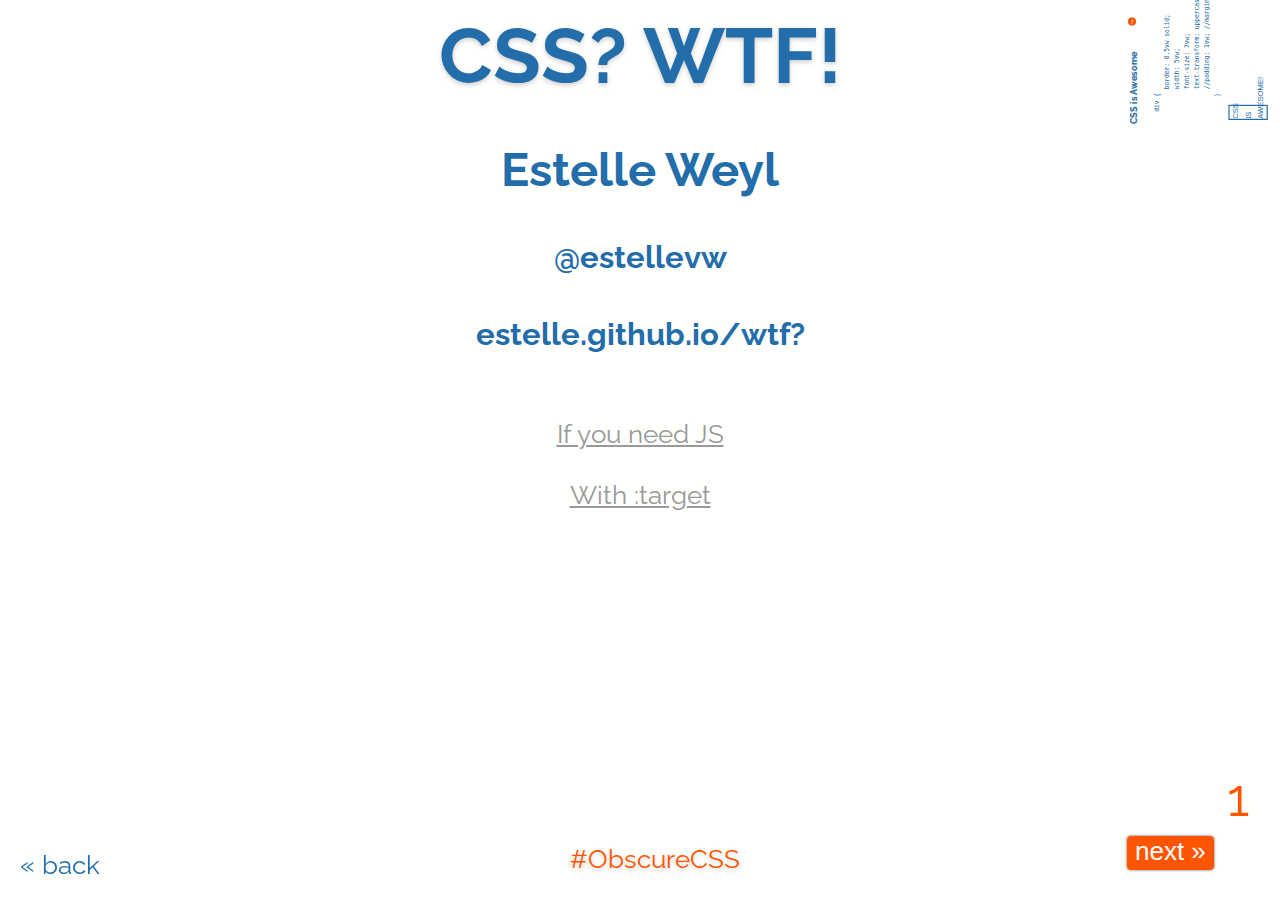
<file: index.html>
<!DOCTYPE HTML>
<html>
<head>
<meta charset="utf-8" />
<title>CSS you may not have considered</title>
<!--
Made by: Estelle Weyl
Copyright: 2017,  CC-SA-NC-BY - Creative Commons Attribution-NonCommercial-ShareAlike
-->
<link rel='stylesheet' href='https://fonts.googleapis.com/css?family=Open+Sans%3A400'  />
<link href="https://fonts.googleapis.com/css?family=Raleway:400" rel="stylesheet" >
<link rel="stylesheet" href="css/index_nojs.css"/>
<base target="play"/>
<style>

</style>
</head>

<body>
  <div id="presentation">
   <div id="slides">
<h1 style="text-align: center; margin-bottom: 1em;">http://estelle.github.io/wtf</h1>
<div style="float: left; height: 50vh; width: 4vw;"></div>
<div style="float: right; height: 50vh; width: 4vw;"></div>
<input type="checkbox" id="chkbx_title" checked>
<label for="chkbx_title"><span>Title Slide</span></label>
<div class="slide intro">
<header>
  <h1 style="font-size: 3rem;">CSS? WTF!</h1>
</header>
      <h1>Estelle Weyl</h1>
      <h4>@estellevw</h3>
      <h4>estelle.github.io/wtf?</h4>
      <a href="indexjs.html" style="font-size: 1rem; color: #999; text-decoration: underline;">If you need JS</a><br/>
      <a href="indextarget.html" style="font-size: 1rem; color: #999; text-decoration: underline;">With :target</a>
    </div>





<input type="checkbox" id="chkbx_awesome">
<label for="chkbx_awesome"><span>Awesome</span></label>
<div class="slide">
<header><h1>CSS is Awesome</h1></header>
  <figure><object data="files/awesome.html"></object></figure>
  <a href="files/awesome.html" target="play" title="open code example in new window">↪</a>
</div>

<input type="checkbox" id="chkbx_vertical">
<label for="chkbx_vertical"><span>Vertical Centering</span></label>
<div class="slide">
<header><h1>Vertical Centering</h1></header>
  <figure><object data="files/vertical.html"></object></figure>
  <a href="files/vertical.html" target="play" title="open code example in new window">↪</a>
</div>


<input type="checkbox" id="chkbx_flexjustify">
<label for="chkbx_flexjustify"><span>Horizontal Centering</span></label>
<div class="slide">
<header><h1>Horizontal Centering</h1></header>
  <figure><object data="files/justify.html"></object></figure>
  <a href="files/justify.html" target="play" title="open code example in new window">↪</a>
</div>

<input type="checkbox" id="chkbx_baseline">
<label for="chkbx_baseline"><span>Align baseline</span></label>
<div class="slide">
<header><h1>Aligning by baseline</h1></header>
  <figure><object data="files/baseline.html"></object></figure>
  <a href="files/baseline.html" target="play" title="open code example in new window">↪</a>
</div>

<input type="checkbox" id="chkbx_counting">
<label for="chkbx_counting"><span>Counting</span></label>
<div class="slide normal">
<header><h1>Counting</h1></header>
  <figure><object data="files/counting.html"></object></figure>
  <a href="files/counting.html" target="play" title="open code example in new window">↪</a>
</div>


<input type="checkbox" id="chkbx_counter">
<label for="chkbx_counter"><span>Count Errors</span></label>
<div class="slide">
  <header><h1>Counter</h1></header>
  <figure><object data="files/counter.html"></object></figure>
  <a href="files/counter.html" target="play" title="open code example in new window">↪</a>
</div>


<input type="checkbox" id="chkbx_UISelector">
<label for="chkbx_UISelector"><span>UI Selectors</span></label>
<div class="slide">
  <header><h1>UI Selectors</h1></header>
    <section class="content pre">
    	<pre contenteditable>:enabled   :invalid      :placeholder-shown
:disabled  :in-range     :user-error
:checked   :out-of-range :indeterminate
:default   :required     :read-only
:valid     :optional     :read-write</pre>

<pre contenteditable>[aria-required]
[aria-invalid="true"]</pre>
 <a href="http://codepen.io/estelle/pen/rDxvb" style="float:right; padding: 20px; font-size: 1rem;" target="play">↪</a>   </section>
</div>


<input type="checkbox" id="chkbx_specificity">
<label for="chkbx_specificity"><span>Specificity</span></label>
<div class="slide">
  <header><h1>Specificity</h1></header>
    <section class="content pre">
    	<pre contenteditable>
              *   { 0 - 0 - 0 }
li, p, ::before   { 0 - 0 - 1 }
 .class, [type]   { 0 - 1 - 0 }
    #soPowerful   { 1 - 0 - 0 }</pre>
    </section>
</div>


<input type="checkbox" id="chkbx_combinators">
<label for="chkbx_combinators"><span>combinators</span></label>
<div class="slide">
  <header><h1>Being specific...</h1></header>
    <section class="content pre">
    	<pre contenteditable>
            ul > li   { 0 - 0 - 2 }
            ul   li   { 0 - 0 - 2 }

            li ~ li   { 0 - 0 - 2 }
li:nth-of-type(n+2)   { 0 - 1 - 1 }

            h1 + h2   { 0 - 0 - 2 }
          header h2   { 0 - 0 - 2 }</pre>
    </section>
</div>




<input type="checkbox" id="chkbx_not">
<label for="chkbx_not"><span>:not</span></label>

<div class="slide" style="background-image: none">
  <header><h1>:not()</h1></header>
    <section class="content pre">
    	<pre contenteditable>
                       li  { 0 - 0 - 1 }
                  :not(li) { 0 - 0 - 1 }

               .someClass  { 0 - 1 - 0 }
          :not(.someClass) { 0 - 1 - 0 }

                  #someId  { 1 - 0 - 0 }
             :not(#someId) { 1 - 0 - 0 }

     input[type=checkbox]  { 0 - 1 - 1 }
input:not([type=checkbox]) { 0 - 1 - 1 }</pre>
    </section>
</div>




<input type="checkbox" id="chkbx_specifishity">
<label for="chkbx_specifishity"><span>Specifishity</span></label>

<div class="slide">
  <figure style="height: 80%; overflow: scroll;"><img src="images/specificity3.png" alt="CSS Specifishity Chart" style="width: 800px; height: auto; background-color: #eee"/></figure><a href="http://specifishity.com" target="play" title="open code example in new window">↪</a>
</div>




<input type="checkbox" id="chkbx_imp">
<label for="chkbx_imp"><span>!important</span></label>

<div class="slide">
<header><h1>!important</h1></header>
  <figure><object data="files/important.html"></object></figure>
  <a href="files/important.html" target="play" title="open code example in new window">↪</a>
</div>




<input type="checkbox" id="chkbx_repeatclass">
<label for="chkbx_repeatclass"><span>Repeat Class</span></label>

<div class="slide normal">
<header><h1>multiple class declarations instead of !important</h1></header>
<section class="content pre">
<pre contenteditable>.disabled {cursor: default !important;}
p.btn {cursor: pointer;}</pre>
<p>v.</p>
<pre contenteditable>.disabled.disabled.disabled {cursor: default;}
p.btn {cursor: pointer;}</pre>
</section>
</div>





<input type="checkbox" id="chkbx_repeatid">
<label for="chkbx_repeatid"><span>Repeat ID</span></label>

<div class="slide normal">
<header><h1>multiple IDs instead of !important</h1></header>
<section class="content pre">
<pre contenteditable><b>#TheirWidget</b> {background-color: blue <em>!important</em>;}
#3rdPartyWidget {background-color: white;}</pre>
<p>v.</p>
<pre contenteditable><b>#TheirWidget#TheirWidget </b>{background-color: blue ;}
#3rdPartyWidget {background-color: white;}</pre>
</section>
</div>




<input type="checkbox" id="chkbx_moreimp">
<label for="chkbx_moreimp"><span>More than important</span></label>

<div class="slide">
<header><h1>!Even More Important</h1></header>
  <figure><object data="files/importantanimation.html"></object></figure>
  <a href="files/importantanimation.html" target="play" title="open code example in new window">↪</a>
</div>




<input type="checkbox" id="chkbx_any">
<label for="chkbx_any"><span>any() selector</span></label>

<div class="slide">
<header><h1>any(a, b) selector</h1></header>
  <figure><object data="files/any.html"></object></figure>
  <a href="files/any.html" target="play" title="open code example in new window">↪</a>
</div>

<input type="checkbox" id="chkbx_animrules">
<label for="chkbx_animrules"><span>Animation rules</span></label>

<div class="slide normal">
  <header><h1>Animation Quirks</h1></header>
    <section class="content">
      <ul>
        <li>!important ignored in @keyframe &amp; original values
        </li>
        <li>animation-name: identifier <strike>not</strike> <u>or</u> string.
        </li>
        <li>Applied in order declared.
        </li>
        <li>Original values used if missing 0% or 100% <em>unless inherited from another animation</em>.
        </li>
        <li>animation-iteration-count: 0+ || infinite;
        </li>
        <li>Events: 1 animationstart, n animationiterations*, 1 animationend
        </li>
        <li>Characters: animation-timing-function: steps(n, end);
        </li>
      </ul>
      <p style="font-size: 0.5em">* No iteration if at same time as end</small>
    </section>
</div>




<input type="checkbox" id="chkbx_steps">
<label for="chkbx_steps"><span>Sprite Animation</span></label>

<div class="slide">
  <header> <h1>steps(4, end)</h1></header>
  <figure><object data="files/steps.html"></object></figure>
  <a href="files/steps.html" target="play" title="open code example in new window">↪</a>
</div>




<input type="checkbox" id="chkbx_timing">
<label for="chkbx_timing"><span>Understanding Timing</span></label>

<div class="slide">
  <header><h1>Cubic Bezier</h1></header>
  <figure><object data="files/cubicbezierprint.html"></object></figure>
  <a href="files/cubicbezierprint.html" target="play" title="open code example in new window">↪</a>
</div>


<input type="checkbox" id="chkbx_atf">
<label for="chkbx_timing"><span>Animation Timing Function</span></label>

<div class="slide">
  <header><h1>Animation Timing Function</h1></header>
  <figure><object data="files/atfchange.html"></object></figure>
  <a href="files/atfchange.html" target="play" title="open code example in new window">↪</a>
</div>




<input type="checkbox" id="chkbx_timing2">
<label for="chkbx_timing2"><span>Cubic-Bezier</span></label>

<div class="slide">
  <header>
    <h1>Cubic Bezier</h1>
  </header>
  <figure>
    <object data="http://www.cubic-bezier.com"></object>
  </figure>
  <a href="http://www.cubic-bezier.com" target="play" title="open site in new window">↪</a>
</div>




<input type="checkbox" id="chkbx_anim_js">
<label for="chkbx_anim_js"><span>CSSKeyframeRules</span></label>

<div class="slide">
  <header><h1>CSSKeyframeRules: <br/>deleteRule(), appendRule(), findRule()</h1></header>
  <figure>
  <object data="files/changeanimation.html"></object></figure>
  <a href="files/changeanimation.html" target="play" title="open code example in new window">↪</a>
</div>




<input type="checkbox" id="xchkbx_svg">
<label for="xchkbx_svg"><span>Animated SVG as Backgrounds</span></label>

<div class="slide animbg">
<header><h1>Animated Backgrounds</h1></header>
<section class="content">
<article style="position: absolute; top: 44%; width: 100%; text-align: center; background-color: rgba(255,255,255,0.7); width: 90vw  ">
<h1 style="background-blend-mode: color-dodge;background-color: rgba(255,255,255,0.7); font-size: 1.7rem">Animated background images with SVG</h1>
<p style="font-size: 1rem">Please don't! Putting animation behind content is bad for usability and accessibility</p>
</article> 
<small>Original by <a href="http://codepen.io/gpyne/">Graham Pyne</a></small>
</section>
<a href="images/svg2.svg" target="play" title="open SVG in new window">↪</a>
</div>


    <input type="checkbox" id="chkbx_blending">
<label for="chkbx_blending"><span>background-blend-mode</span></label>
<div class="slide">
<header><h1>background-blend-mode</h1></header>
  <figure><object data="files/blendmode.html"></object></figure>
  <a href="files/blendmode.html" target="play" title="open code example in new window">↪</a>
</div>




<input type="checkbox" id="chkbx_svgpro">
<label for="chkbx_svgpro"><span>SVG Benefits</span></label>
<div class="slide">
  <header><h1>SVG Rocks!</h1></header>
    <section class="content">
      <ul>
        <li>image</li>
        <li>animatable</li>
        <li>@media</li>
        <li>viewport = container</li>
        <li>supported</li>
        <li>raster</li>
        <li>data-URI</li>
        <li>masking</li>
      </ul>
    </section>
</div>




<input type="checkbox" id="chkbx_shapes_all">
<label for="chkbx_shapes_all"><span>CSS Shapes</span></label>
 <div class="slide">
     <header><h1>CSS Shapes</h1></header>

     <figure><object data="files/shapes_all.html"></object></figure>
  <a href="files/shapes_all.html" target="play" title="open code example in new window">↪</a>
  <small>Photo: <a href="https://www.flickr.com/photos/kristinausk/4121781145">kristinausk</a></small>
 </div>

<input type="checkbox" id="chkbx_shapes_all2">
<label for="chkbx_shapes_all2"><span>CSS Shapes</span></label>
<div class="slide">
     <header><h1>CSS Shapes 2</h1></header>

     <figure><object data="files/shapes_all2.html"></object></figure>
  <a href="files/shapes_all2.html" target="play" title="open code example in new window">↪</a>
</div>

<input type="checkbox" id="chkbx_shapes_heart">
<label for="chkbx_shapes_heart"><span>Shapes with SVG</span></label>
<div class="slide">
  <header><h1>CSS Shapes with SVG Masking</h1></header>
    <figure><object data="files/shapes_heart.html"></object></figure>
  <a href="files/shapes_heart.html" target="play" title="open code example in new window">↪</a>
</div>


<input type="checkbox" id="chkbx_cssshapes">
<label for="chkbx_cssshapes"><span>CSS Shape Editor</span></label>
 <div class="slide">
     <header><h1>CSS Shape Editor</h1></header>

     <figure><object data="files/shapes_poly.html"></object></figure>
  <a href="files/shapes_poly2.html" target="play" title="open code example in new window">↪</a>
 </div>




<!-- Reduce File Size - JPG not PNG, with Masking -->

<input type="checkbox" id="chkbx_mask">
<label for="chkbx_mask"><span>CSS Masking</span></label>
<div class="slide">
     <header>
      <h1>CSS Masking</h1>
     </header>
     <section>

     <p class="onehundred">
     <img src="images/frame.jpg" alt="jpeg" width="160">
     <img src="images/plus.gif" alt="plus" width="100">
     <img src="images/framemask.png" alt="framemask" width="160">
     <img src="images/lessthan.gif" alt="less than" width="100">
     <img src="images/frame2.png" alt="transparent png" width="160"><br>
     <span style="width: 160px;">88KB</span>
     <span style="width: 100px;"> + </span>
     <span style="width: 160px;"> 4KB </span>
     <span style="width: 100px;"> &lt; </span>
     <span style="width: 160px;"> 551KB</span>
     </p>
     <pre contenteditable>div {
  background-image:url(images/frame.jpg);
  mask: url(images/framemask.png);
}</pre>
     </section>
    </div>



<input type="checkbox" id="chkbx_maskingexample">
<label for="chkbx_maskingexample"><span>Masking Example</span></label>
<div class="slide">
  <header><h1>Masking Example</h1></header>
  <figure><object data="files/mask.html"></object></figure>
  <a href="files/mask.html" target="play" title="open code example in new window">↪</a>
</div>




<input type="checkbox" id="chkbx_icons_list">
<label for="chkbx_icons_list"><span>Material Design Icons</span></label>
<div class="slide">
  <header>
    <h1>Material Design Icons</h1>
  </header>
  <section class="content">
  <figure><object data="files/icons_list.html"></object></figure>
  <a href="files/icons_list.html" target="play" title="open code example in new window">↪</a>
</section>
</div>



<input type="checkbox" id="chkbx_icons">
<label for="chkbx_icons"><span>Icon Fonts</span></label>
<div class="slide">
  <header>
    <h1>Icon Fonts</h1>
  </header>
  <section class="content">
  <figure><object data="files/icons.html"></object></figure>
  <a href="files/icons.html" target="play" title="open code example in new window">↪</a>
</section>
</div>


<input type="checkbox" id="chkbx_icons2">
<label for="chkbx_icons2"><span>Icon Fonts</span></label>
<div class="slide">
  <header>
    <h1>Icon Fonts</h1>
  </header>
  <section class="content">
  <figure><object data="files/icons2.html"></object></figure>
  <a href="files/icons2.html" target="play" title="open code example in new window">↪</a>
</section>
</div>



<input type="checkbox" id="chkbx_squirrel">
<label for="chkbx_squirrel"><span>Font Squirrel</span></label>
<div class="slide">
  <header>
    <h1>Font Squirrel</h1>
  </header>
  <section class="content">
    <figure>
      <object data="http://www.fontsquirrel.com/tools/webfont-generator"></object>
    </figure>
    <a href="http://www.fontsquirrel.com/tools/webfont-generator" target="play" title="open font squirrel in new window">↪</a>
  </section>
</div>


<input type="checkbox" id="chkbx_subset">
<label for="chkbx_subset"><span>Subset</span></label>
<div class="slide">
  <header>
    <h1>Subsets of Google Fonts</h1>
  </header>
  <section class="content">
    <figure><object data="files/subset.html"></object></figure>
    <a href="files/subset.html" target="play" title="open code example in new window">↪</a>
  </section>
</div>




<input type="checkbox" id="x_testinput">
<label for="x_testinput"><span>Input Masking</span></label>
<div class="slide object">

  <header>
    <h1>Input Masking</h1>
  </header>

<object data="http://estelle.github.io/input-masking/indexcss.html"></object>
<a href="http://estelle.github.io/input-masking/indexcss.html" class="pagelink">Github Repo</a>
</div>





<input type="checkbox" id="input2">
<label for="input2"><span>Input Masking</span></label>
<div class="slide">
  
<a href="http://estelle.github.io/input-masking/indexcss.html" class="pagelink">Github Repo</a>
<pre>&lt;input id="zip" type="tel" name="zipcode" class="masked" 
  placeholder="XXXXX" pattern="\d{5}" title="5-digit zip code"&gt;</pre>
  <p>progressively enhanced with JS to: </p>
<pre>&lt;label for="zip">Zip Code&lt;/label>
  &lt;span class="shell">
    &lt;span aria-hidden="true" id="zipMask">&lt;i>123&lt;/i>XX&lt;/span>
    &lt;input id="zip" type="tel" name="zipcode" pattern="\d{5}" 
    class="masked" title="5-digit zip code" maxlength="5" data-placeholder="XXXXX">
  &lt;/span></pre>

</div>


<input type="checkbox" id="merry">
<label for="merry"><span>Merry Go Round</span></label>
<div class="slide object">
<object data="http://estelle.github.io/merry-go-round/"></object>
<a href="http://estelle.github.io/merry-go-round/" class="pagelink">Github Repo</a>
</div>


<input type="checkbox" id="merry2">
<label for="merry2"><span>Merry Go Round</span></label>
<div class="slide">
<pre style="overflow: scroll; height: 80vh;"><!--&lt;form action="index.html">
--><b>&lt;fieldset</b> class="mgr" id="address"&gt;
<b>&lt;legend&gt;Select an address to edit:&lt;/legend&gt;</b>
&lt;div&gt;
  &lt;a class="backward" data-move="backward" data-mgr="shipping-addresses" hidden&gt;&lt;/a&gt;
  &lt;ul class="mgr-labels left0"&gt;
    &lt;li&gt;
      <b>&lt;label for="address1"&gt;</b>
      Instart Logic&lt;br/&gt;
      US Headquarters&lt;br/&gt;
      450 Lambert Avenue&lt;br/&gt;
      Palo Alto, CA 94306
      &lt;/label&gt;
    &lt;/li&gt;
    &lt;li&gt;
      &lt;label for="address2"&gt;
      Instart Logic&lt;br/&gt;
      India Office&lt;br/&gt;
      6th Floor , HM Vibha Towers&lt;br/&gt;
      Hosur Rd, Adugodi&lt;br/&gt;
      Bengaluru — 560029
      &lt;/label&gt;
    &lt;/li&gt;...
  &lt;/ul&gt;
  &lt;a class="forward" data-move="forward" data-mgr="shipping-addresses" hidden&gt;&lt;/a&gt;
  &lt;/div&gt;
  &lt;ul id="addressradios" class="mgr-radios"&gt;
    &lt;li&gt;
      <b>&lt;input type="radio" name="shipping-addresses" data-value="0" id="address1" checked&gt;&lt;span&gt;&lt;/span&gt;</b>
    &lt;/li&gt;
    &lt;li&gt;
      &lt;input type="radio" name="shipping-addresses" data-value="1" id="address2"&gt;&lt;span&gt;&lt;/span&gt;
    &lt;/li&gt;...
  &lt;/ul&gt;
  &lt;/fieldset&gt;
</pre></div>




<input type="checkbox" id="chkbx_supports">
<label for="chkbx_supports"><span>Testing browser support</span></label>
<div class="slide">

<header><h1>@supports</h1></header>
  <figure><object data="files/supports.html"></object></figure>
  <a href="files/supports.html" target="play" title="open code example in new window">↪</a>
</div>

<input type="checkbox" id="chkbx_style">
<label for="chkbx_style"><span>Editing CSS</span></label>
<div class="slide">
<header><h1>&lt;style&gt;</h1></header>
  <figure><object data="files/style.html"></object></figure>
  <a href="files/style.html" target="play" title="open code example in new window">↪</a>
</div>


<input type="checkbox" id="chkbx_features">
<label for="chkbx_features"><span>Other features</span></label>
<div class="slide">
<header><h1>Other features</h1></header>
<section class="content">
&lt;pre contenteditable><pre contenteditable>
  pointer-events: none;

  -webkit-user-modify: read-write-plaintext-only;
  -moz-user-modify: read-write;
  user-modify: read-write;
  </pre>&lt;/pre>
  </section>
  </div>



<input type="checkbox" id="chkbx_deck">
<label for="chkbx_deck"><span>CSS only slide deck</span></label>
<div class="slide">
<header><h1>&lt;style&gt;</h1></header>
  <figure><object data="files/deck.html"></object></figure>
</div>

<input type="checkbox" id="chkbx_x">
<label for="chkbx_x"><span>The End!</span></label>
<div class="slide intro">
  <header><h1>The end!</h1></header>
    <section class="content">
      http://estelle.github.io/wtf/
    </section>
</div>


<input type="checkbox" id="chkbx_resources">
<label for="chkbx_resources"><span>Resources</span></label>
<div class="slide" style="background-position: right 1vw top 1vh">
  <header><h1>Resources</h1></header>
    <section class="content">
<ul>
  <li>This talk: <a href="http://estelle.github.io/wtf/">http://estelle.github.io/wtf/</a></li>
  <li>Specificity: <a href="http://estelle.github.io/selectors/">http://estelle.github.io/selectors/</a></li>
  <li>Specificity: <a href="http://specifishity.com">www.SpeciFISHity.com</a></li>
  <li>Flexbox Deep Dive: <a href="http://estelle.github.io/animation/">http://estelle.github.io/flexbox/</a></li>
  <li>Animation Deep Dive: <a href="http://estelle.github.io/animation/">http://estelle.github.io/animation/</a></li>
  <li>Material Design: <a href="http://google.com/design/icons">http://google.com/design/icons</a></li>
  <li>Icon Names/Numbers: <a href="https://github.com/google/material-design-icons/blob/master/iconfont/codepoints">https://github.com/google/material-design-icons/</a></li>
  <li>Font Squirrel: <a href="http://www.fontsquirrel.com/tools/webfont-generator">www.fontsquirrel.com/tools/webfont-generator</a></li>
  <li>Google Fonts: <a href="http://www.google.com/fonts">www.google.com/fonts</a></li>
  <li>Optimizing Google Fonts: <a href="http://deanhume.com/Home/BlogPost/optimising-google-fonts-for-fast-load-times/10125">http://deanhume.com/</a></li>
  <li>CSS Shapes Editor: <a href="http://razvancaliman.com/writing/css-shapes-editor-chrome/">razvancaliman.com/writing/css-shapes-editor-chrome/</a></li>
  <li>Shape Examples: <a href="http://codepen.io/collection/lrmwd/">http://codepen.io/collection/lrmwd/</a></li>
    </section>
</div>

<footer style="position: absolute; bottom: 1em; left: 0; right: 0; text-align: center; color: #f50; pointer-events: none;">#ObscureCSS</footer>


   </div>
</div>

  </body>

</html>
</file>
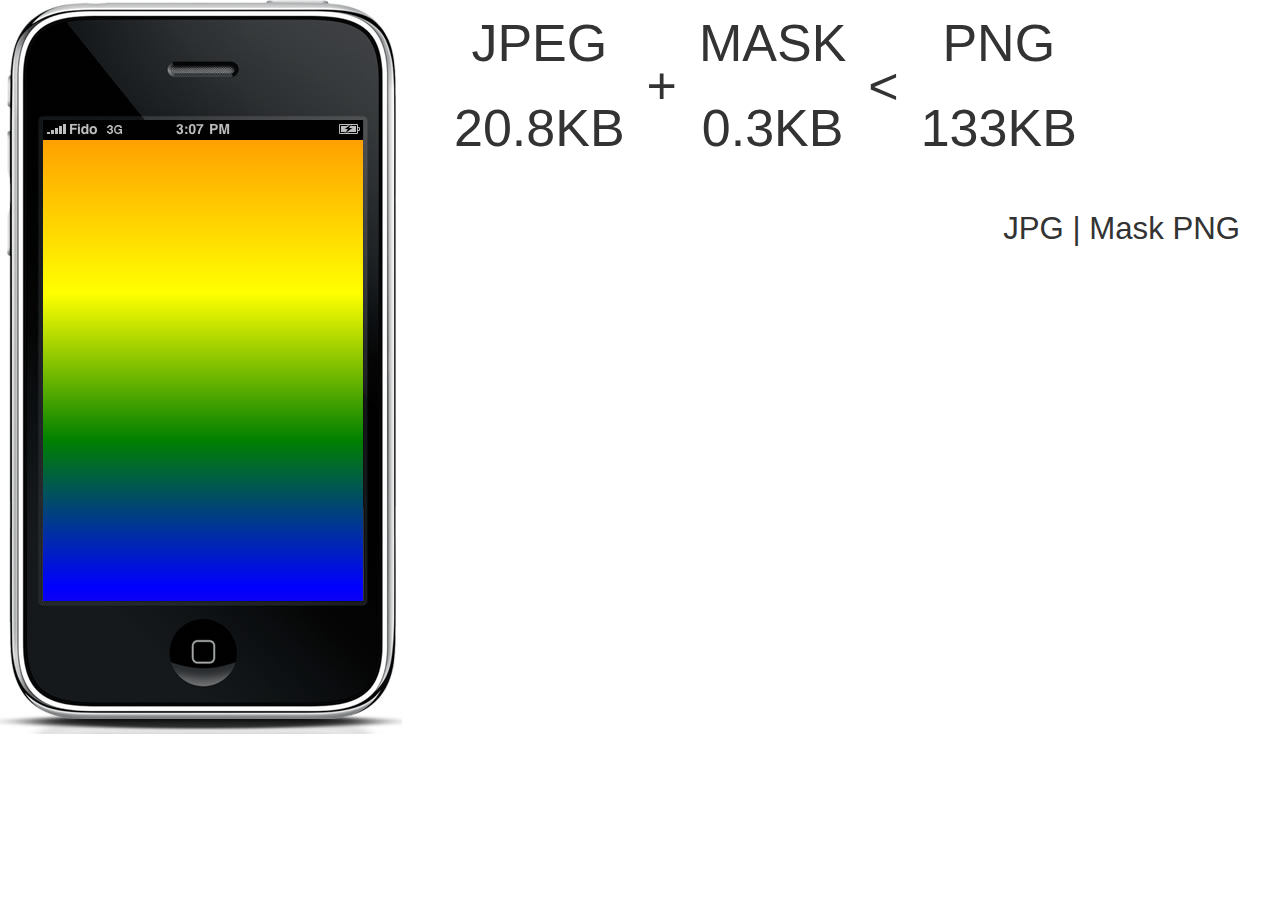
<file: mask/index.html>
<!DOCTYPE HTML>
<html>
<head>
<meta charset="UTF-8">
<title>Masking Example</title>
<link rel="stylesheet" href="solution.css"/>
<link rel="stylesheet" href="../css/files.css"/>
<style>
table.mask {text-align: center;}
table.mask td {
  font-size: 2rem;
  font-family: arial;
  text-align: center;
  vertical-align: middle;
  padding: 0 10px;
}
</style>
</head>
<body>
<div style="float: left; margin-right: 40px;"></div>
<style contenteditable id="editme">
div {
  background-image: linear-gradient(red,orange,yellow,green,blue,purple);
  //background-image: url(kittens.jpg);
}
div:after {
  content: '';
  position: absolute;
  top:0; bottom: 0; left: 0; right: 0;
  background-image:  url(iphone_mask_large.jpg);
  mask:  url(iphone_mask_mask.png);
}</style>
<table class="mask">
  <tr><td>JPEG</td><td rowspan=2>+</td><td>MASK</td><td rowspan=2>&lt;</td><td>PNG</td></tr>
  <tr>
    <td>20.8KB</td><td>0.3KB</td><td>133KB</td></tr></table>
<p style="float: right;"><a href="iphone_mask_large.jpg" target="foo">JPG</a> | <a href="iphone_mask_mask.png" target="foo">Mask PNG</a></p>
</body>
</html>
</file>
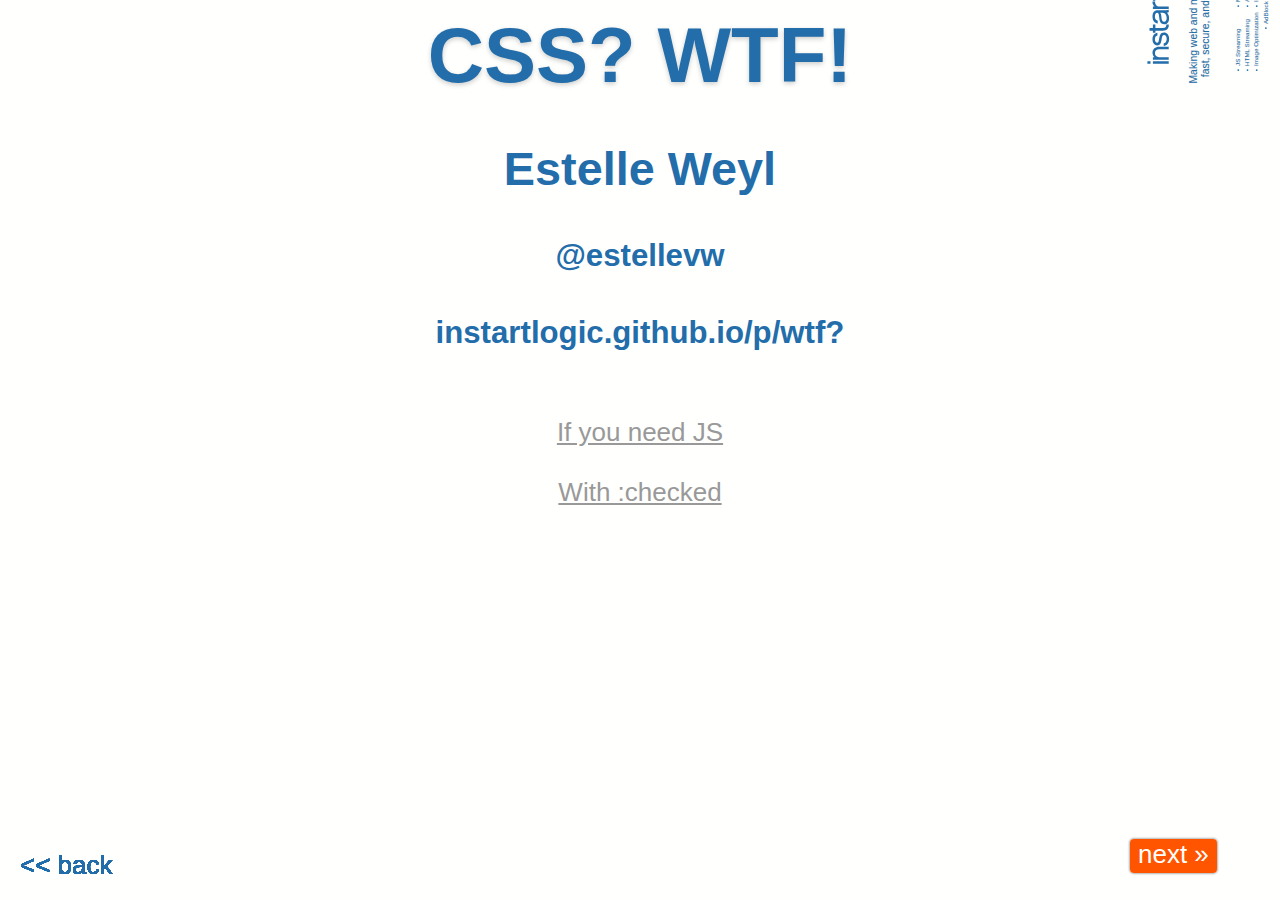
<file: indextarget.html>
<!DOCTYPE HTML>
<html>
<head>
<meta charset="utf-8" />
<title>CSS you may not have considered</title>
<!--
Made by: Estelle Weyl
Copyright:  CC-SA-NC-BY - Creative Commons Attribution-NonCommercial-ShareAlike
-->
<link rel="stylesheet" href="css/index_target.css"/>
<style>

</style>
</head>

<body>
  <div id="presentation">
   <div id="slides">

<div id="title" class="slide intro">
<header>
  <h1 style="font-size: 3rem;">CSS? WTF!</h1>
</header>
      <h1>Estelle Weyl</h1>
      <h4>@estellevw</h3>
      <h4>instartlogic.github.io/p/wtf?</h4>
      <a href="indexjs.html" style="font-size: 1rem; color: #999; text-decoration: underline;">If you need JS</a><br/>
      <a href="index.html" style="font-size: 1rem; color: #999; text-decoration: underline;">With :checked</a>
    </div>
<a href="#title" checked><span>Intro</span></a>





<div  id="chkbx_IL" class="slide intro" style="background-image: none;">
<header>
  <img src="images/instartlogo.svg" alt="instart logic" style="width: 50vw; display: block; margin: 10vh auto 10px;">
  <p style="text-align: center;">
    Making web and mobile applications <br>
    fast, secure, and easy to operate.
  </p>
  <div style="display: inline-flex; justify-content: space-around; margin: 0 auto; text-align: left ">
    <ul style="padding: 0 2vw">
      <li>JS Streaming</li>
      <li>HTML Streaming</li>
      <li>Image Optimization</li>
    </ul>
    <ul style="padding: 0 2vw">
      <li>Machine Learning</li>
      <li>Application Virtualization</li>
      <li>Intelligent CDN</li>
    </ul>
  </div>
  <ul style="display:flex; margin: -1em auto 0 auto; justify-content: center;">
      <li>AdBlock UnBlocking</li>
      </ul>
</div>
<a href="#chkbx_IL"><span>About Instart Logic</span></a>



<div class="slide" id="chkbx_awesome">
<header><h1>CSS is Awesome</h1></header>
  <figure><object data="files/awesome.html"></object></figure>
  <a href="files/awesome.html" target="play" title="open code example in new window">↪</a>
</div>
<a href="#chkbx_awesome"><span>Awesome</span></a>

<div class="slide" id="chkbx_vertical">
<header><h1>Vertical Centering</h1></header>
  <figure><object data="files/vertical.html"></object></figure>
  <a href="files/vertical.html" target="play" title="open code example in new window">↪</a>
</div>
<a href="#chkbx_vertical"><span>Vertical Centering</span></a>



<div class="slide" id="chkbx_baseline">
<header><h1>Aligning by baseline</h1></header>
  <figure><object data="files/baseline.html"></object></figure>
  <a href="files/baseline.html" target="play" title="open code example in new window">↪</a>
</div><a href="#chkbx_baseline"><span>Align baseline</span></a>


<div class="slide normal" id="chkbx_counting">
<header><h1>Counting</h1></header>
  <figure><object data="files/counting.html"></object></figure>
  <a href="files/counting.html" target="play" title="open code example in new window">↪</a>
</div>
<a href="#chkbx_counting"><span>Counting</span></a>



<div class="slide" id="chkbx_counter">
  <header><h1>Counter</h1></header>
  <figure><object data="files/counter.html"></object></figure>
  <a href="files/counter.html" target="play" title="open code example in new window">↪</a>
</div>
<a href="#chkbx_counter"><span>Count Errors</span></a>


<div class="slide" id="chkbx_UISelector">
  <header><h1>UI Selectors</h1></header>
    <section class="content pre">
      <pre contenteditable>:enabled   :invalid      :placeholder-shown
:disabled  :in-range     :user-error
:checked   :out-of-range :indeterminate
:default   :required     :read-only
:valid     :optional     :read-write</pre>

<pre contenteditable>[aria-required]
[aria-invalid="true"]</pre>
 <a href="http://codepen.io/estelle/pen/rDxvb" style="float:right; padding: 20px; font-size: 1rem;" target="play">↪</a>   </section>
</div>
<a href="#chkbx_UISelector"><span>UI Selectors</span></a>



<div class="slide" id="chkbx_specificity">
  <header><h1>Specificity</h1></header>
    <section class="content pre">
      <pre contenteditable>
              *   { 0 - 0 - 0 }
li, p, ::before   { 0 - 0 - 1 }
 .class, [type]   { 0 - 1 - 0 }
    #soPowerful   { 1 - 0 - 0 }</pre>
    </section>
</div>

<a href="#chkbx_specificity"><span>Specificity</span></a>


<div class="slide" id="chkbx_combinators">
  <header><h1>Being specific...</h1></header>
    <section class="content pre">
      <pre contenteditable>
            ul > li   { 0 - 0 - 2 }
            ul   li   { 0 - 0 - 2 }

            li ~ li   { 0 - 0 - 2 }
li:nth-of-type(n+2)   { 0 - 1 - 1 }

            h1 + h2   { 0 - 0 - 2 }
          header h2   { 0 - 0 - 2 }</pre>
    </section>
</div>

<a href="#chkbx_combinators"><span>combinators</span></a>





<div class="slide" id="chkbx_not" style="background-image: none">
  <header><h1>:not()</h1></header>
    <section class="content pre">
      <pre contenteditable>
                       li  { 0 - 0 - 1 }
                  :not(li) { 0 - 0 - 1 }

               .someClass  { 0 - 1 - 0 }
          :not(.someClass) { 0 - 1 - 0 }

                  #someId  { 1 - 0 - 0 }
             :not(#someId) { 1 - 0 - 0 }

     input[type=checkbox]  { 0 - 1 - 1 }
input:not([type=checkbox]) { 0 - 1 - 1 }</pre>
    </section>
</div>
<a href="#chkbx_not"><span>:not</span></a>





<div class="slide" id="chkbx_specifishity">
  <figure style="height: 80%; overflow: scroll;"><img src="images/specificity3.png" alt="CSS Specifishity Chart" style="width: 800px; height: auto; background-color: #eee"/></figure><a href="http://specifishity.com" target="play" title="open code example in new window">↪</a>
</div>

<a href="#chkbx_specifishity"><span>Specifishity</span></a>





<div class="slide" id="chkbx_imp">
<header><h1>!important</h1></header>
  <figure><object data="files/important.html"></object></figure>
  <a href="files/important.html" target="play" title="open code example in new window">↪</a>
</div><a href="#chkbx_imp"><span>!important</span></a>







<div id="chkbx_repeatclass" class="slide normal">
<header><h1>multiple class declarations instead of !important</h1></header>
<section class="content pre">
<pre contenteditable>.disabled {cursor: default !important;}
p.btn {cursor: pointer;}</pre>
<p>v.</p>
<pre contenteditable>.disabled.disabled.disabled {cursor: default;}
p.btn {cursor: pointer;}</pre>
</section>
</div>
<a href="#chkbx_repeatclass"><span>Repeat Class</span></a>







<div class="slide normal" id="chkbx_repeatid">
<header><h1>multiple IDs instead of !important</h1></header>
<section class="content pre">
<pre contenteditable><b>#TheirWidget</b> {background-color: blue <em>!important</em>;}
#3rdPartyWidget {background-color: white;}</pre>
<p>v.</p>
<pre contenteditable><b>#TheirWidget#TheirWidget </b>{background-color: blue ;}
#3rdPartyWidget {background-color: white;}</pre>
</section>
</div>
<a href="#chkbx_repeatid"><span>Repeat ID</span></a>






<div class="slide" id="chkbx_moreimp">
<header><h1>!Even More Important</h1></header>
  <figure><object data="files/importantanimation.html"></object></figure>
  <a href="files/importantanimation.html" target="play" title="open code example in new window">↪</a>
</div>
<a href="#chkbx_moreimp"><span>More than important</span></a>





<div class="slide normal" id="chkbx_animrules">
  <header><h1>Animation Quirks</h1></header>
    <section class="content">
      <ul>
        <li>!important ignored in @keyframe &amp; original values
        <li>animation-name: identifier (not string).
        <li>Applied in order declared.
        <li>Original values used if missing 0% or 100%.
        <li>animation-iteration-count: O+ || infinite;
        <li>Events: 1 animationstart, n animationiterations, 1 animationend
        <li>Characters: animation-timing-function: steps(n, end);
    </section>
</div>
<a href="#chkbx_animrules"><span>Animation rules</span></a>






<div class="slide"  id="chkbx_steps">
  <header> <h1>steps(4, end)</h1></header>
  <figure><object data="files/steps.html"></object></figure>
  <a href="files/steps.html" target="play" title="open code example in new window">↪</a>
</div>

<a href="#chkbx_steps"><span>Sprite Animation</span></a>




<div class="slide" id="chkbx_timing">
  <header><h1>Cubic Bezier</h1></header>
  <figure><object data="files/cubicbezierprint.html"></object></figure>
  <a href="files/cubicbezierprint.html" target="play" title="open code example in new window">↪</a>
</div>
<a href="#chkbx_timing"><span>Understanding Timing</span></a>







<div class="slide" id="chkbx_timing2">
  <header>
    <h1>Cubic Bezier</h1>
  </header>
  <figure>
    <object data="http://www.cubic-bezier.com"></object>
  </figure>
  <a href="http://www.cubic-bezier.com" target="play" title="open site in new window">↪</a>
</div>

<a href="#chkbx_timing2"><span>Cubic-Bezier</span></a>





<div class="slide" id="chkbx_anim_js">
  <header><h1>CSSKeyframeRules: <br/>deleteRule(), appendRule(), findRule()</h1></header>
  <figure>
  <object data="files/changeanimation.html"></object></figure>
  <a href="files/changeanimation.html" target="play" title="open code example in new window">↪</a>
</div>

<a href="#chkbx_anim_js"><span>CSSKeyframeRules</span></a>




<div class="slide animbg" id="xchkbx_svg">
<header><h1>Animated Backgrounds</h1></header>
<section class="content">
<article style="position: absolute; top: 44%; width: 100%; text-align: center; background-color: rgba(255,255,255,0.7); width: 90vw  ">
<h1 style="background-blend-mode: color-dodge;background-color: rgba(255,255,255,0.7); font-size: 1.7rem">Animated background images with SVG</h1>
<p style="font-size: 1rem">Please don't! Putting animation behind content is bad for usability and accessibility</p>
</article> 
<small>Original by <a href="http://codepen.io/gpyne/">Graham Pyne</a></small>
</section>
<a href="images/svg2.svg" target="play" title="open SVG in new window">↪</a>
</div><a href="#xchkbx_svg"><span>Animated SVG as Backgrounds</span></a>


<div class="slide"    id="chkbx_blending">
<header><h1>background-blend-mode</h1></header>
  <figure><object data="files/blendmode.html"></object></figure>
  <a href="files/blendmode.html" target="play" title="open code example in new window">↪</a>
</div>
<a href="#chkbx_blending"><span>background-blend-mode</span></a>






<div class="slide" id="chkbx_svgpro">
  <header><h1>SVG Rocks!</h1></header>
    <section class="content">
      <ul>
        <li>image</li>
        <li>animatable</li>
        <li>@media</li>
        <li>viewport = container</li>
        <li>supported</li>
        <li>raster</li>
        <li>data-URI</li>
        <li>masking</li>
      </ul>
    </section>
</div><a href="#chkbx_svgpro"><span>SVG Benefits</span></a>





 <div class="slide" id="chkbx_shapes_all">
     <header><h1>CSS Shapes</h1></header>

     <figure><object data="files/shapes_all.html"></object></figure>
  <a href="files/shapes_all.html" target="play" title="open code example in new window">↪</a>
  <small>Photo: <a href="https://www.flickr.com/photos/kristinausk/4121781145">kristinausk</a></small>
 </div>
<a href="#chkbx_shapes_all"><span>CSS Shapes</span></a>



<div class="slide" id="chkbx_shapes_all2">
     <header><h1>CSS Shapes 2</h1></header>

     <figure><object data="files/shapes_all2.html"></object></figure>
  <a href="files/shapes_all2.html" target="play" title="open code example in new window">↪</a>
</div><a href="#chkbx_shapes_all2"><span>CSS Shapes</span></a>



<div class="slide" id="chkbx_shapes_heart">
  <header><h1>CSS Shapes with SVG Masking</h1></header>
    <figure><object data="files/shapes_heart.html"></object></figure>
  <a href="files/shapes_heart.html" target="play" title="open code example in new window">↪</a>
</div><a href="#chkbx_shapes_heart"><span>Shapes with SVG</span></a>




 <div class="slide" id="chkbx_cssshapes">
     <header><h1>CSS Shape Editor</h1></header>

     <figure><object data="files/shapes_poly.html"></object></figure>
  <a href="files/shapes_poly2.html" target="play" title="open code example in new window">↪</a>
 </div><a href="#chkbx_cssshapes"><span>CSS Shape Editor</span></a>





 <div class="slide"  id="shapes_heart">
     <header><h1>CSS Shapes with SVG Masking</h1></header>

     <figure><object data="files/shapes_heart.html"></object></figure>
  <a href="files/shapes_heart.html" target="play" title="open code example in new window">↪</a>
 </div>
<a href="#shapes_heart"><span>Shapes with SVG</span></a>
<!-- Reduce File Size - JPG not PNG, with Masking -->


<div class="slide" id="chkbx_mask">
     <header>
      <h1>CSS Masking</h1>
     </header>
     <section>

     <p class="onehundred">
     <img src="images/frame.jpg" alt="jpeg" width="160">
     <img src="images/plus.gif" alt="plus" width="100">
     <img src="images/framemask.png" alt="framemask" width="160">
     <img src="images/lessthan.gif" alt="less than" width="100">
     <img src="images/frame2.png" alt="transparent png" width="160"><br>
     <span style="width: 160px;">88KB</span>
     <span style="width: 100px;"> + </span>
     <span style="width: 160px;"> 4KB </span>
     <span style="width: 100px;"> &lt; </span>
     <span style="width: 160px;"> 551KB</span>
     </p>
     <pre contenteditable>div {
  background-image:url(images/frame.jpg);
  mask: url(images/framemask.png);
}</pre>
     </section>
    </div>
<a href="#chkbx_mask"><span>CSS Masking</span></a>




<div class="slide" id="chkbx_maskingexample">
  <header><h1>Masking Example</h1></header>
  <figure><object data="files/mask.html"></object></figure>
  <a href="files/mask.html" target="play" title="open code example in new window">↪</a>
</div>
<a href="#chkbx_maskingexample"><span>Masking Example</span></a>





<div class="slide"  id="chkbx_icons_list">
  <header>
    <h1>Material Design Icons</h1>
  </header>
  <section class="content">
  <figure><object data="files/icons_list.html"></object></figure>
  <a href="files/icons_list.html" target="play" title="open code example in new window">↪</a>
</div>

<a href="#chkbx_icons_list"><span>Material Design Icons</span></a>



<div class="slide" id="chkbx_icons">
  <header>
    <h1>Icon Fonts</h1>
  </header>
  <section class="content">
  <figure><object data="files/icons.html"></object></figure>
  <a href="files/icons.html" target="play" title="open code example in new window">↪</a>
</div><a href="#chkbx_icons"><span>Icon Fonts</span></a>




<div class="slide" id="chkbx_icons2">
  <header>
    <h1>Icon Fonts</h1>
  </header>
  <section class="content">
  <figure><object data="files/icons2.html"></object></figure>
  <a href="files/icons2.html" target="play" title="open code example in new window">↪</a>
</div>
<a href="#chkbx_icons2"><span>Icon Fonts</span></a>




<div class="slide" id="chkbx_squirrel">
  <header>
    <h1>Font Squirrel</h1>
  </header>
  <section class="content">
  <figure><object data="http://www.fontsquirrel.com/tools/webfont-generator"></object></figure>
  <a href="http://www.fontsquirrel.com/tools/webfont-generator" target="play" title="open font squirrel in new window">↪</a>
</div><a href="#chkbx_squirrel"><span>Font Squirrel</span></a>



<div class="slide" id="chkbx_subset">
  <header>
    <h1>Subsets of Google Fonts</h1>
  </header>
  <section class="content">
  <figure><object data="files/subset.html"></object></figure>
  <a href="files/subset.html" target="play" title="open code example in new window">↪</a>
</div><a href="#chkbx_subset"><span>Subset</span></a>






<div class="slide" id="chkbx_supports">

<header><h1>@supports</h1></header>
  <figure><object data="files/supports.html"></object></figure>
  <a href="files/supports.html" target="play" title="open code example in new window">↪</a>
</div>
<a href="#chkbx_supports"><span>Testing browser support</span></a>




<div class="slide" id="chkbx_style">
<header><h1>&lt;style&gt;</h1></header>
  <figure><object data="files/style.html"></object></figure>
  <a href="files/style.html" target="play" title="open code example in new window">↪</a>
</div>
<a href="#chkbx_style"><span>Editing CSS</span></a>



<div class="slide" id="chkbx_features">
<header><h1>Other features</h1></header>
<section class="content">
&lt;pre contenteditable><pre contenteditable>
  pointer-events: none;

  -webkit-user-modify: read-write-plaintext-only;
  -moz-user-modify: read-write;
  user-modify: read-write;
  </pre>&lt;/pre>
  </section>
  </div>
<a href="#chkbx_features"><span>Other features</span></a>

<div id="deck"  class="slide">
<header><h1>&lt;style&gt;</h1></header>
  <figure><object data="files/deck_target.html"></object></figure>
</div>
<a href="#deck"><span>Understanding this slide deck</span></a>

<div id="lastslide"  class="slide intro">
  <header><h1>The end!</h1></header>
    <section class="content">http://instartlogic.github.io/p/wtf/
    </section>
</div>
<a href="#lastslide"><span>Last Slide</span></a>


<div id="resources" class="slide" style="background-position: right 1vw top 1vh">
  <header><h1>Resources</h1></header>
    <section class="content">
<ul>
  <li>This talk: <a href="http://instartlogic.github.io/p/wtf/">http://instartlogic.github.io/p/wtf/</a></li>
  <li>Specificity: <a href="http://estelle.github.io/selectors/">http://estelle.github.io/selectors/</a></li>
  <li>Specificity: <a href="http://specifishity.com">www.SpeciFISHity.com</a></li>
  <li>Flexbox Deep Dive: <a href="http://estelle.github.io/animation/">http://estelle.github.io/flexbox/</a></li>
  <li>Animation Deep Dive: <a href="http://estelle.github.io/animation/">http://estelle.github.io/animation/</a></li>
  <li>Material Design: <a href="http://google.com/design/icons">http://google.com/design/icons</a></li>
  <li>Icon Names/Numbers: <a href="https://github.com/google/material-design-icons/blob/master/iconfont/codepoints">https://github.com/google/material-design-icons/</a></li>
  <li>Font Squirrel: <a href="http://www.fontsquirrel.com/tools/webfont-generator">www.fontsquirrel.com/tools/webfont-generator</a></li>
  <li>Google Fonts: <a href="http://www.google.com/fonts">www.google.com/fonts</a></li>
  <li>Optimizing Google Fonts: <a href="http://deanhume.com/Home/BlogPost/optimising-google-fonts-for-fast-load-times/10125">http://deanhume.com/</a></li>
  <li>CSS Shapes Editor: <a href="http://razvancaliman.com/writing/css-shapes-editor-chrome/">razvancaliman.com/writing/css-shapes-editor-chrome/</a></li>
  <li>Shape Examples: <a href="http://codepen.io/collection/lrmwd/">http://codepen.io/collection/lrmwd/</a></li>
    </section>
</div>

<a href="#resources"><span>Resources</span></a>


   </div>
</div>

  </body>

</html>
</file>
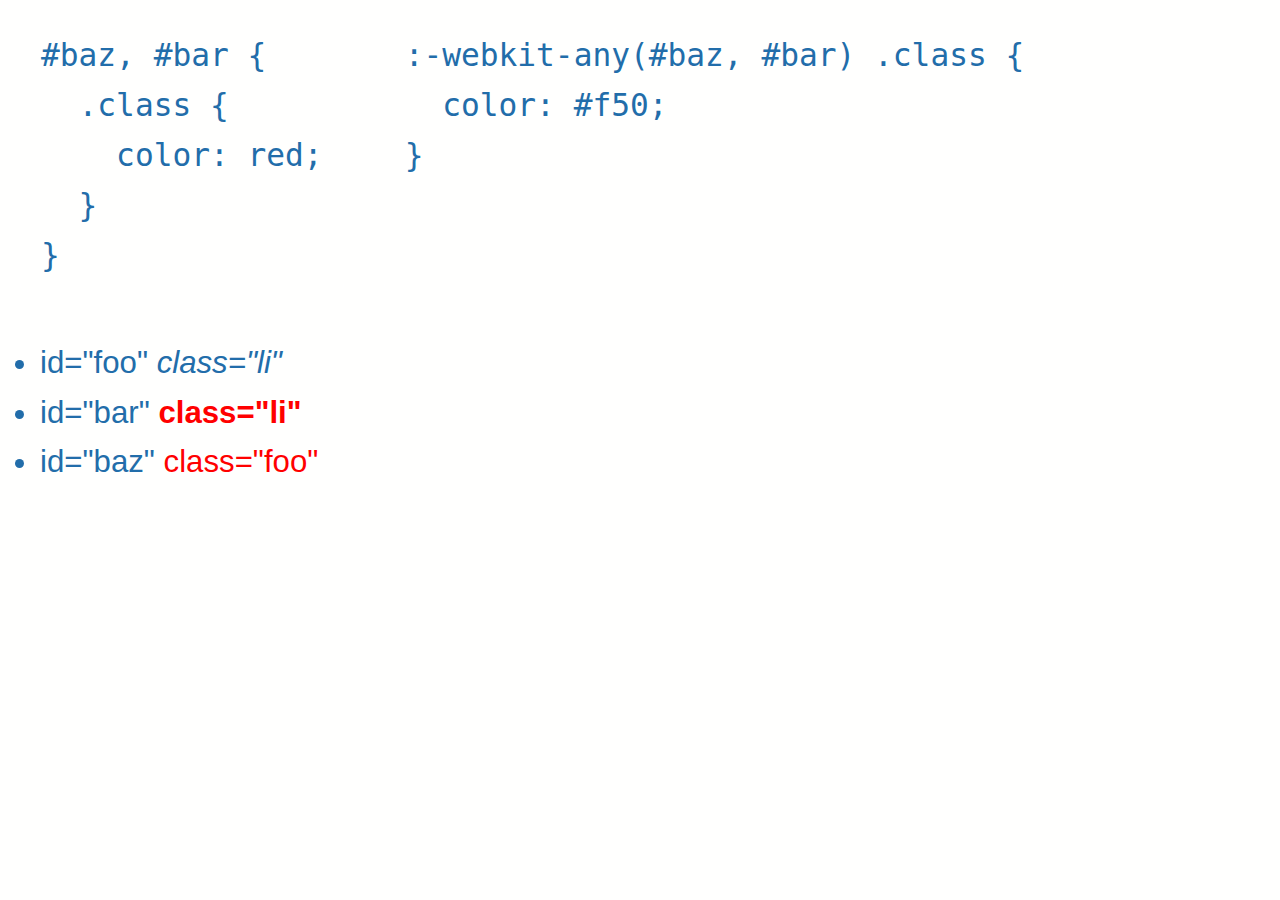
<file: files/any.html>
<!doctype html>
<html>
<head>
  <meta charset="utf-8"/>
  <title>!important</title>
  <link rel="stylesheet" href="../css/files.css">
  <style contenteditable class="editme">#baz, #bar {
  .class { 
    color: red;
  }
}
</style><style contenteditable class="editme">:-webkit-any(#baz, #bar) .class { 
  color: #f50;
}
</style>
</head>
<body>
<ul>
  <li id="foo" class="li"> id="foo" <em class="class">class="li"</em></span></li>
  <li id="bar" class="li"> id="bar" <strong class="class">class="li"</strong></li>
  <li id="baz" class="foo"> id="baz" <span class="class">class="foo"</span></li>
</body>
</html>
</file>
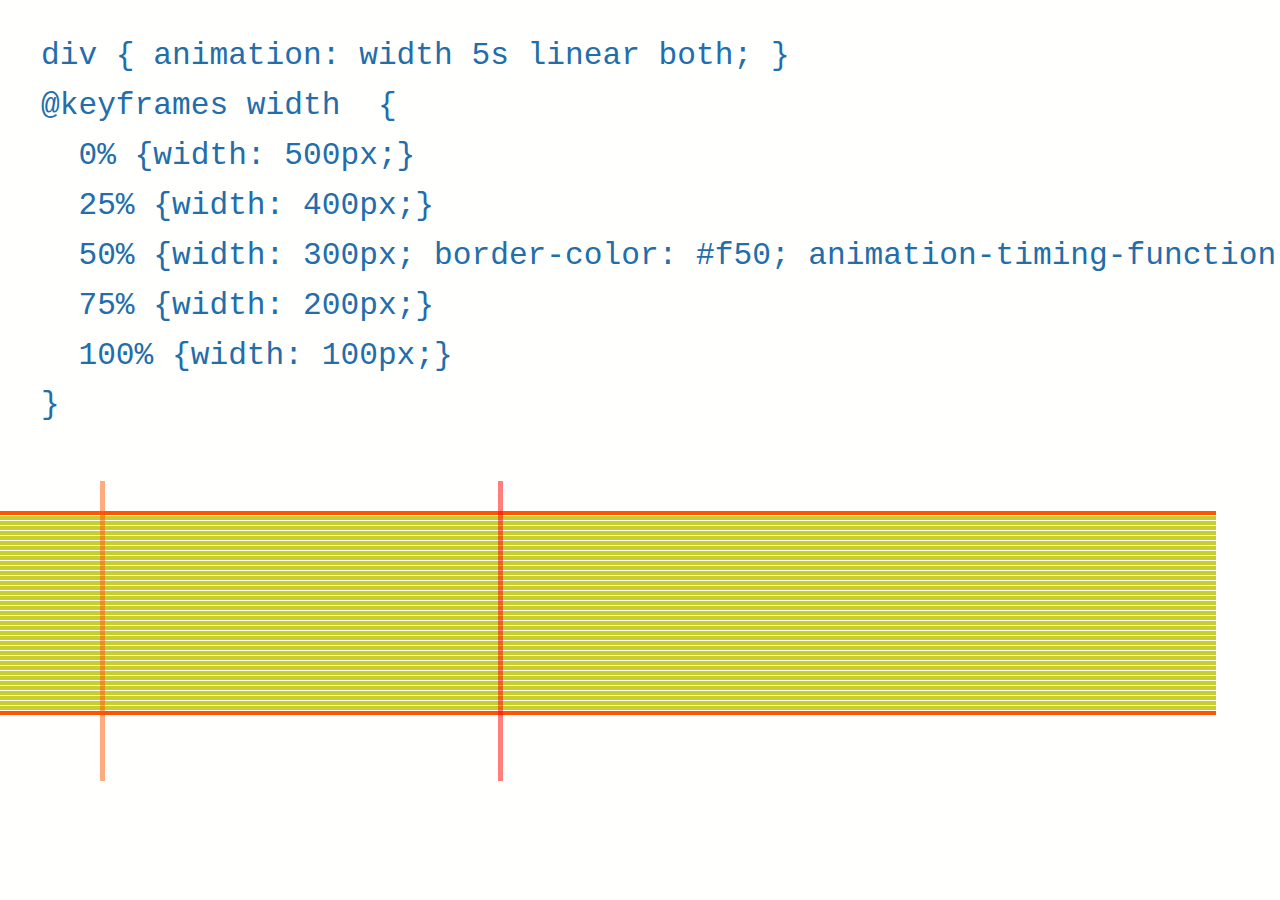
<file: files/atfchange.html>
<!DOCTYPE HTML>
<html>
<head>
  <meta charset="utf-8">
  <title>Understanding Animation Timing Functions</title>
  <link rel="stylesheet" href="../css/files.css">
<style>
body div {
  border: 2px #c8cf2d solid;
  color: white;
  font-family: sans-serif;
  box-sizing: border-box;
  margin-bottom: 1px;
  height: 3px;
  width: 95%; }

article {
  height: 10px;
  background: #f50;
  background: linear-gradient(to right, white 10%, transparent 10%);
  background-size: 50px 10px;
  margin: 20px 0;
  position: relative; }

article:after {
  content: '';
  height: 10px;
  width: 5px;
  position: absolute;
  left: 498px;
  background-color: red; }

div:nth-of-type(1) {
  border-color: #f50; }

div:nth-of-type(1) {
  animation-iteration-count: 0.0000001; }

div:nth-of-type(2) {
  animation-iteration-count: 0.025; }

div:nth-of-type(3) {
  animation-iteration-count: 0.05; }

div:nth-of-type(4) {
  animation-iteration-count: 0.075; }

div:nth-of-type(5) {
  animation-iteration-count: 0.1; }

div:nth-of-type(6) {
  animation-iteration-count: 0.125; }

div:nth-of-type(7) {
  animation-iteration-count: 0.15; }

div:nth-of-type(8) {
  animation-iteration-count: 0.175; }

div:nth-of-type(9) {
  animation-iteration-count: 0.2; }

div:nth-of-type(10) {
  animation-iteration-count: 0.225; }

div:nth-of-type(11) {
  animation-iteration-count: 0.25; }

div:nth-of-type(12) {
  animation-iteration-count: 0.275; }

div:nth-of-type(13) {
  animation-iteration-count: 0.3; }

div:nth-of-type(14) {
  animation-iteration-count: 0.325; }

div:nth-of-type(15) {
  animation-iteration-count: 0.35; }

div:nth-of-type(16) {
  animation-iteration-count: 0.375; }

div:nth-of-type(17) {
  animation-iteration-count: 0.4; }

div:nth-of-type(18) {
  animation-iteration-count: 0.425; }

div:nth-of-type(19) {
  animation-iteration-count: 0.45; }

div:nth-of-type(20) {
  animation-iteration-count: 0.475; }
div:nth-of-type(21) {
  animation-iteration-count: 0.5; }

div:nth-of-type(22) {
  animation-iteration-count: 0.525; }

div:nth-of-type(23) {
  animation-iteration-count: 0.55; }

div:nth-of-type(24) {
  animation-iteration-count: 0.575; }

div:nth-of-type(25) {
  animation-iteration-count: 0.6; }

div:nth-of-type(26) {
  animation-iteration-count: 0.625; }

div:nth-of-type(27) {
  animation-iteration-count: 0.65; }

div:nth-of-type(28) {
  animation-iteration-count: 0.675; }

div:nth-of-type(29) {
  animation-iteration-count: 0.7; }

div:nth-of-type(30) {
  animation-iteration-count: 0.725; }

div:nth-of-type(31) {
  animation-iteration-count: 0.75; }

div:nth-of-type(32) {
  animation-iteration-count: 0.775; }

div:nth-of-type(33) {
  animation-iteration-count: 0.8; }

div:nth-of-type(34) {
  animation-iteration-count: 0.825; }

div:nth-of-type(35) {
  animation-iteration-count: 0.85; }

div:nth-of-type(36) {
  animation-iteration-count: 0.875; }

div:nth-of-type(37) {
  animation-iteration-count: 0.9; }

div:nth-of-type(38) {
  animation-iteration-count: 0.925; }

div:nth-of-type(39) {
  animation-iteration-count: 0.95; }

div:nth-of-type(40) {
  animation-iteration-count: 0.975; }

div:nth-of-type(41) {
  animation-iteration-count: 1;
  border-color: #f50; }

div:nth-of-type(n+42) {
  display: none; }

article:after, article:before {
  height: 300px !important;
  opacity: 0.5;
  content: ""; }

article:before {
  position: absolute;
  left: 100px;
  width: 5px;
  background-color: #f50; }
</style>

<style contenteditable class="editme">div { animation: width 5s linear both; }
@keyframes width  {
  0% {width: 500px;}
  25% {width: 400px;}
  50% {width: 300px; border-color: #f50; animation-timing-function: steps(4,end);}
  75% {width: 200px;}
  100% {width: 100px;}
}</style>
<title>Understanding Cubic Bezier</title>
</head>

<body>
<article></article>
<div></div>
<div></div>
<div></div>
<div></div>
<div></div>
<div></div>
<div></div>
<div></div>
<div></div>
<div></div>
<div></div>
<div></div>
<div></div>
<div></div>
<div></div>
<div></div>
<div></div>
<div></div>
<div></div>
<div></div>
<div></div>
<div></div>
<div></div>
<div></div>
<div></div>
<div></div>
<div></div>
<div></div>
<div></div>
<div></div>
<div></div>
<div></div>
<div></div>
<div></div>
<div></div>
<div></div>
<div></div>
<div></div>
<div></div>
<div></div>
<div></div>
<div></div>
<div></div>
<div></div>
<div></div>
<div></div>
</body>
</html>
</file>
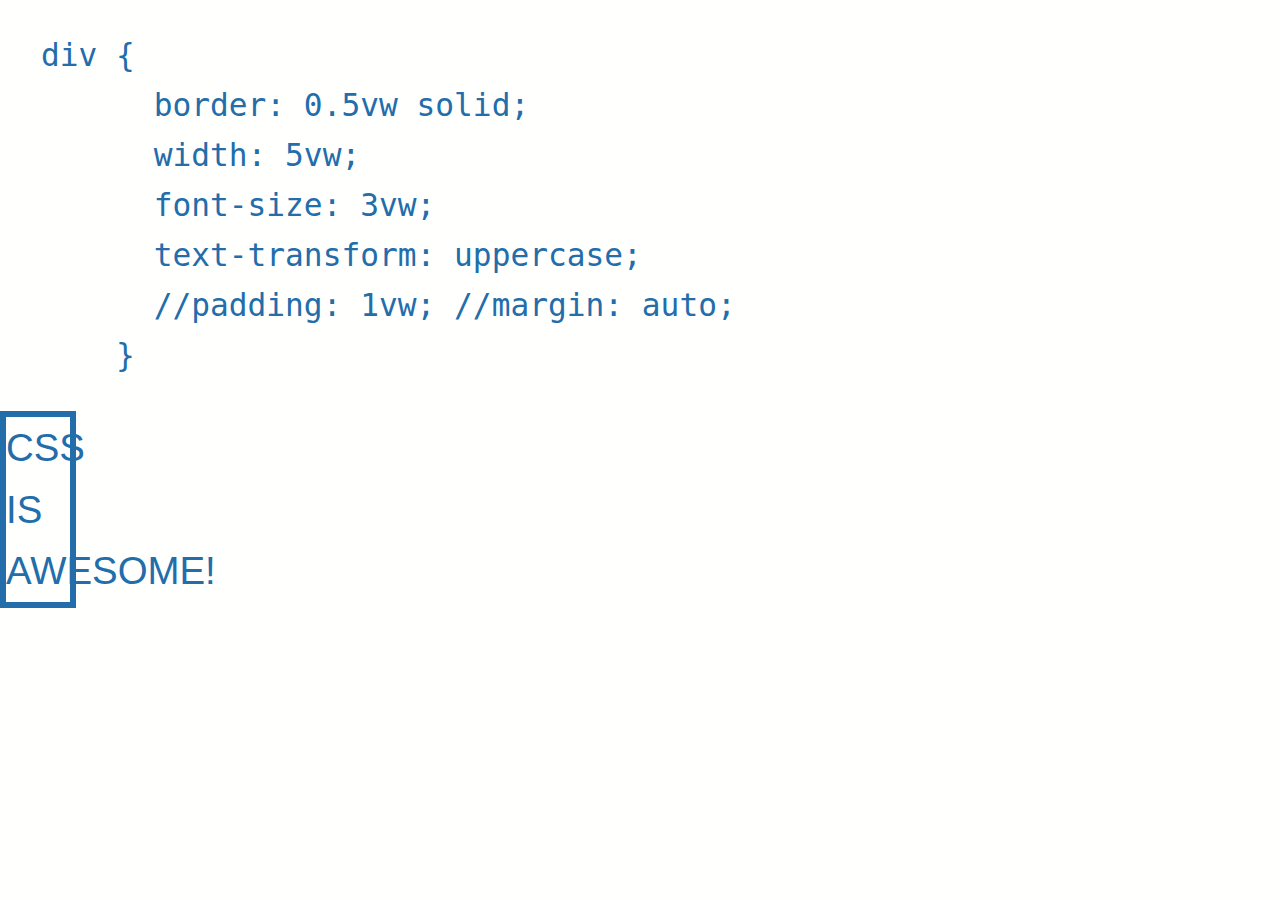
<file: files/awesome.html>
<!doctype html>
<html>
<head>
  <meta charset="utf-8"/>
  <title>CSS is Awesome</title>
  <link rel="stylesheet" href="../css/files.css">
  <style contenteditable class="editme">div {
      border: 0.5vw solid;
      width: 5vw;
      font-size: 3vw;
      text-transform: uppercase;
      //padding: 1vw; //margin: auto;
    }</style>
</head>

<body>
  <div>CSS is awesome!</div>

</body>
</html>
</file>
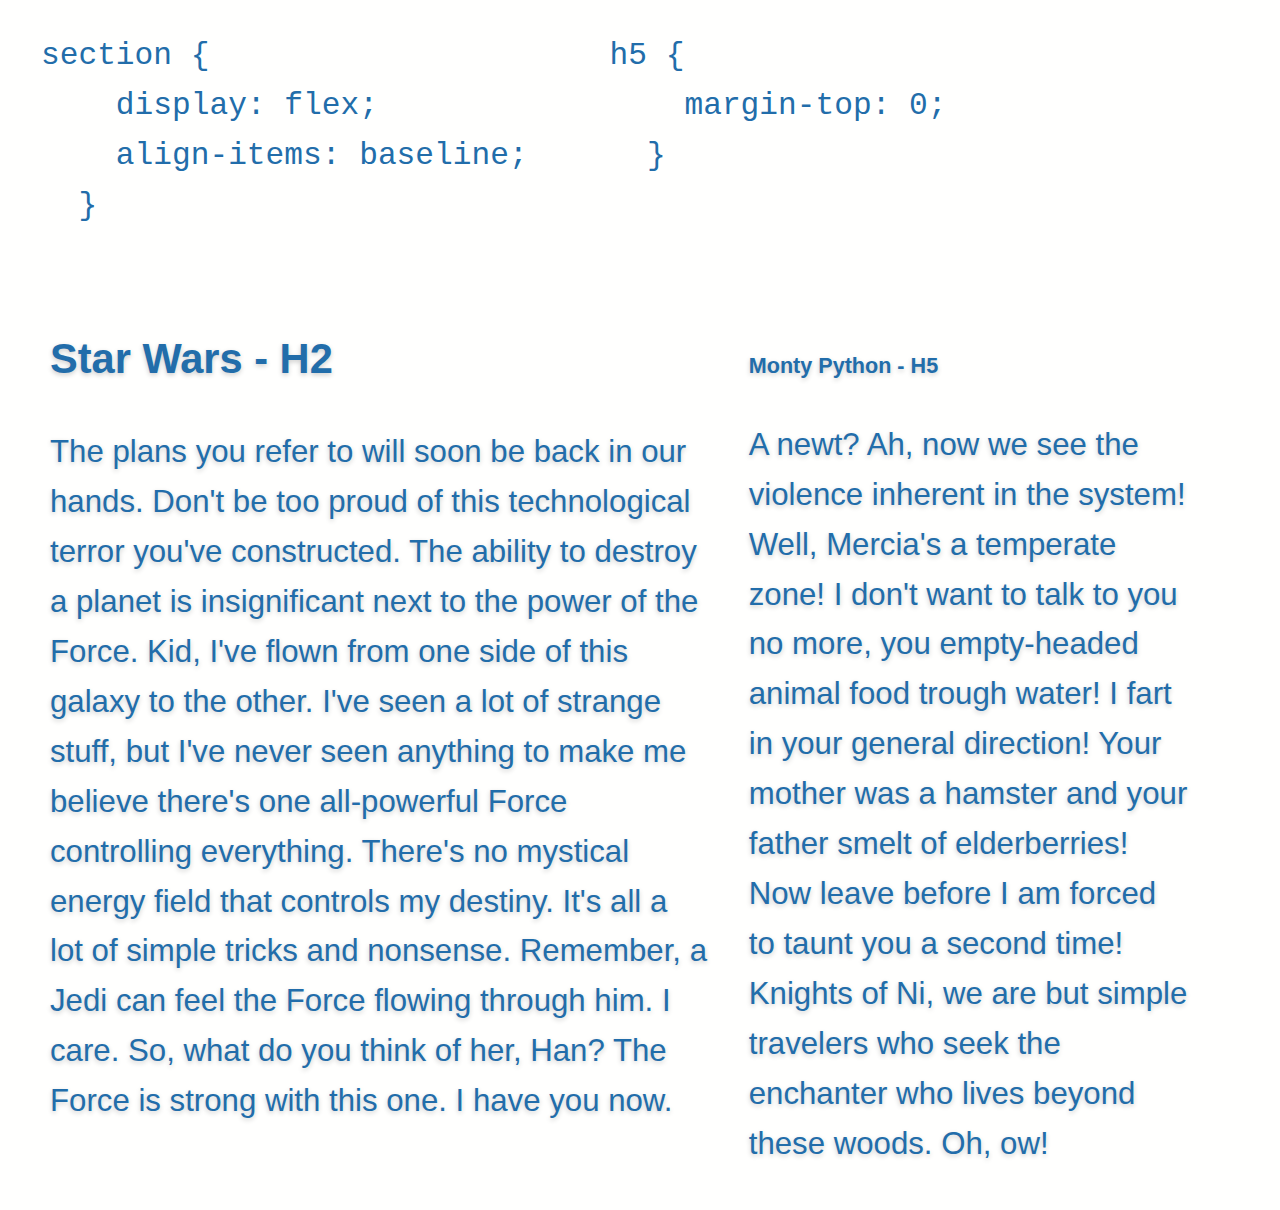
<file: files/baseline.html>
<!doctype html>
<html>
<head>
  <meta charset="utf-8"/>
  <title>Flex with Baseline</title>
  <link rel="stylesheet" href="../css/files.css">
  <style contenteditable class="editme">section {
    display: flex;
    align-items: baseline;
  }</style>
<style contenteditable class="editme">h5 {
    margin-top: 0;
  }</style>
</head>

<body>
  <section>
    <article>
    <h2>Star Wars - H2</h2>
    <p contenteditable>The plans you refer to will soon be back in our hands. Don't be too proud of this technological terror you've constructed. The ability to destroy a planet is insignificant next to the power of the Force. Kid, I've flown from one side of this galaxy to the other. I've seen a lot of strange stuff, but I've never seen anything to make me believe there's one all-powerful Force controlling everything. There's no mystical energy field that controls my destiny. It's all a lot of simple tricks and nonsense. Remember, a Jedi can feel the Force flowing through him. I care. So, what do you think of her, Han? The Force is strong with this one. I have you now.</p>
    </article>
    <article>
      <h5>Monty Python - H5</h5>
      <p>A newt? Ah, now we see the violence inherent in the system! Well, Mercia's a temperate zone! I don't want to talk to you no more, you empty-headed animal food trough water! I fart in your general direction! Your mother was a hamster and your father smelt of elderberries! Now leave before I am forced to taunt you a second time! Knights of Ni, we are but simple travelers who seek the enchanter who lives beyond these woods. Oh, ow!</p>
    </article>
  </section>

</body>
</html>
</file>
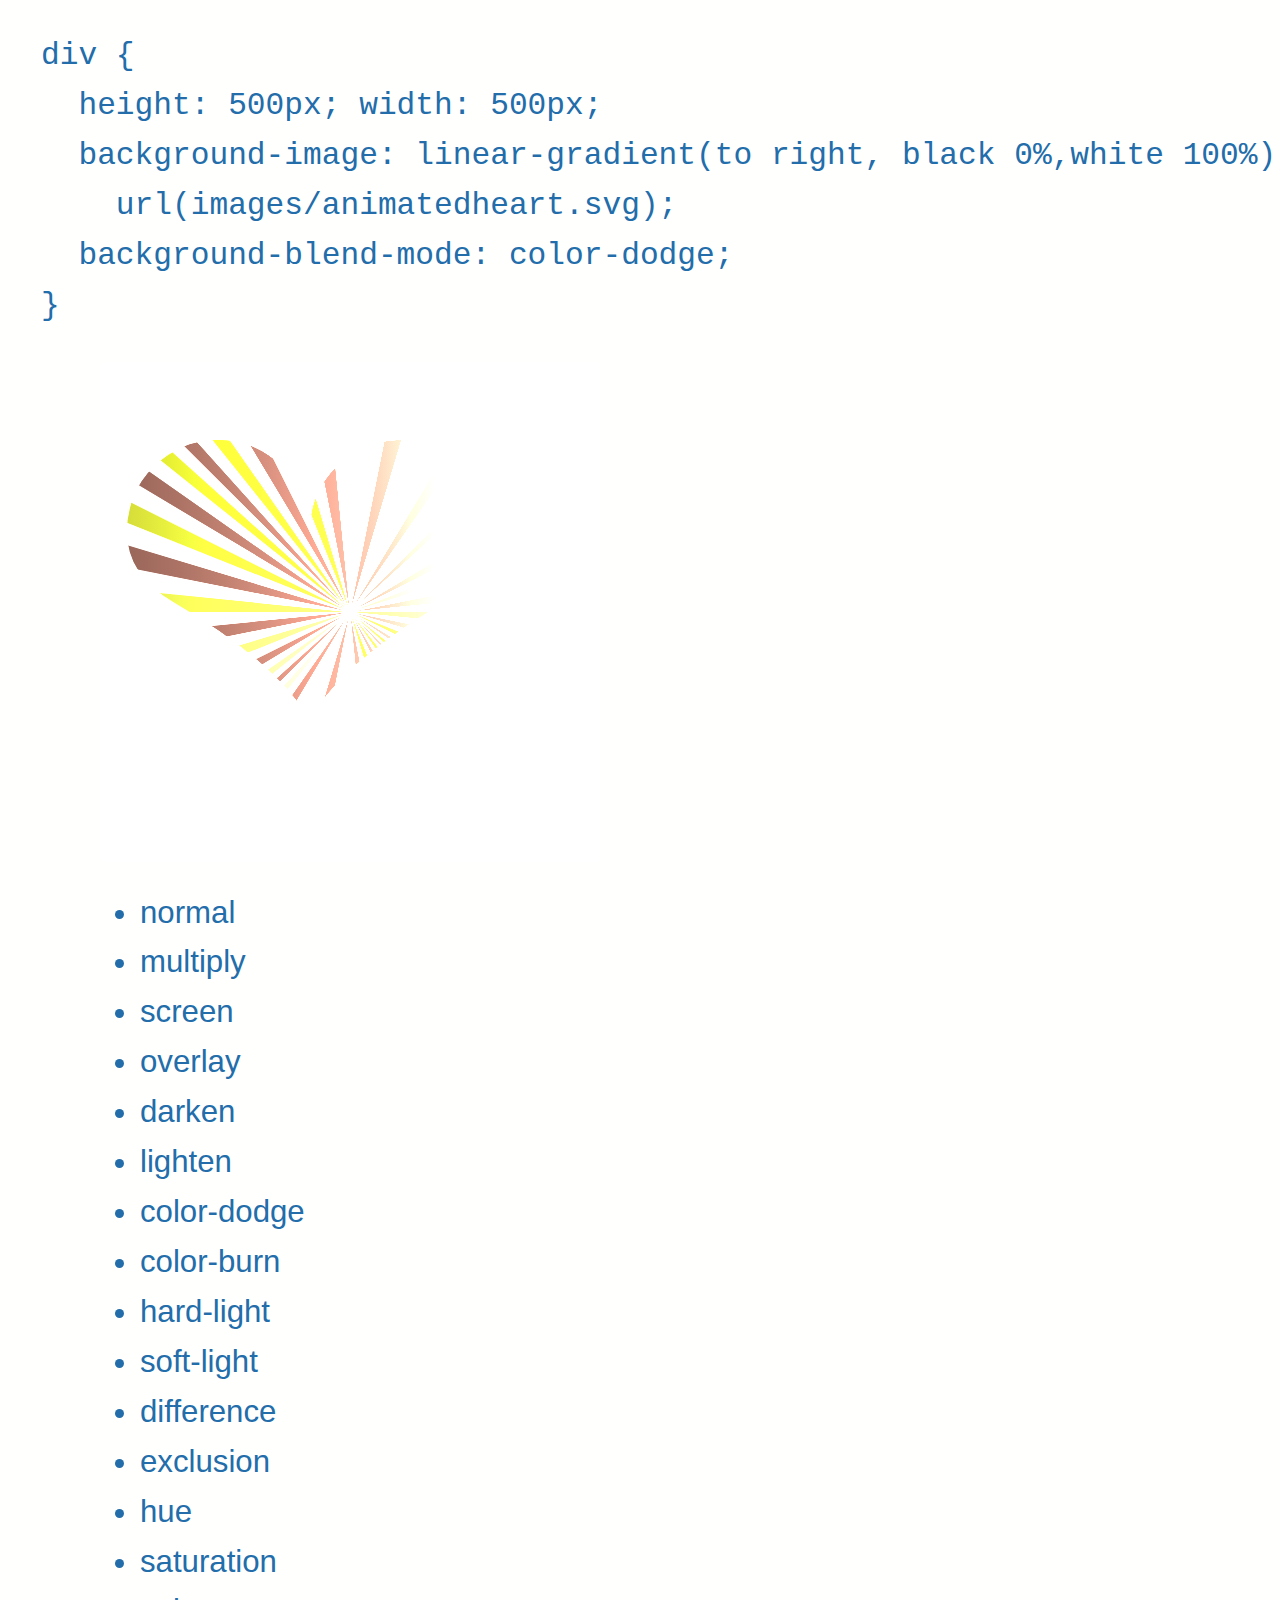
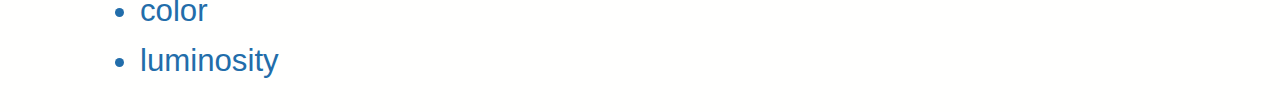
<file: files/blendmode.html>
<!doctype html>
<html>
<head>
  <meta charset="utf-8"/>
  <title>CSS Shapes</title>
  <link rel="stylesheet" href="../css/files.css">
  <style>

body {
  padding-left: 100px;
}
</style>
<style contenteditable class="editme">div {
  height: 500px; width: 500px;
  background-image: linear-gradient(to right, black 0%,white 100%),
    url(images/animatedheart.svg);
  background-blend-mode: color-dodge;
} </style>
</head>
<body>
  <div></div>
<ul><li>normal</li>
  <li>multiply </li>
  <li>screen </li>
  <li>overlay </li>
  <li>darken </li>
  <li>lighten </li>
  <li>color-dodge </li>
  <li>color-burn </li>
  <li>hard-light </li>
  <li>soft-light </li>
  <li>difference </li>
  <li>exclusion </li>
  <li>hue </li>
  <li>saturation </li>
  <li>color </li>
  <li>luminosity</li>
</ul>

</body>
</html>
</file>
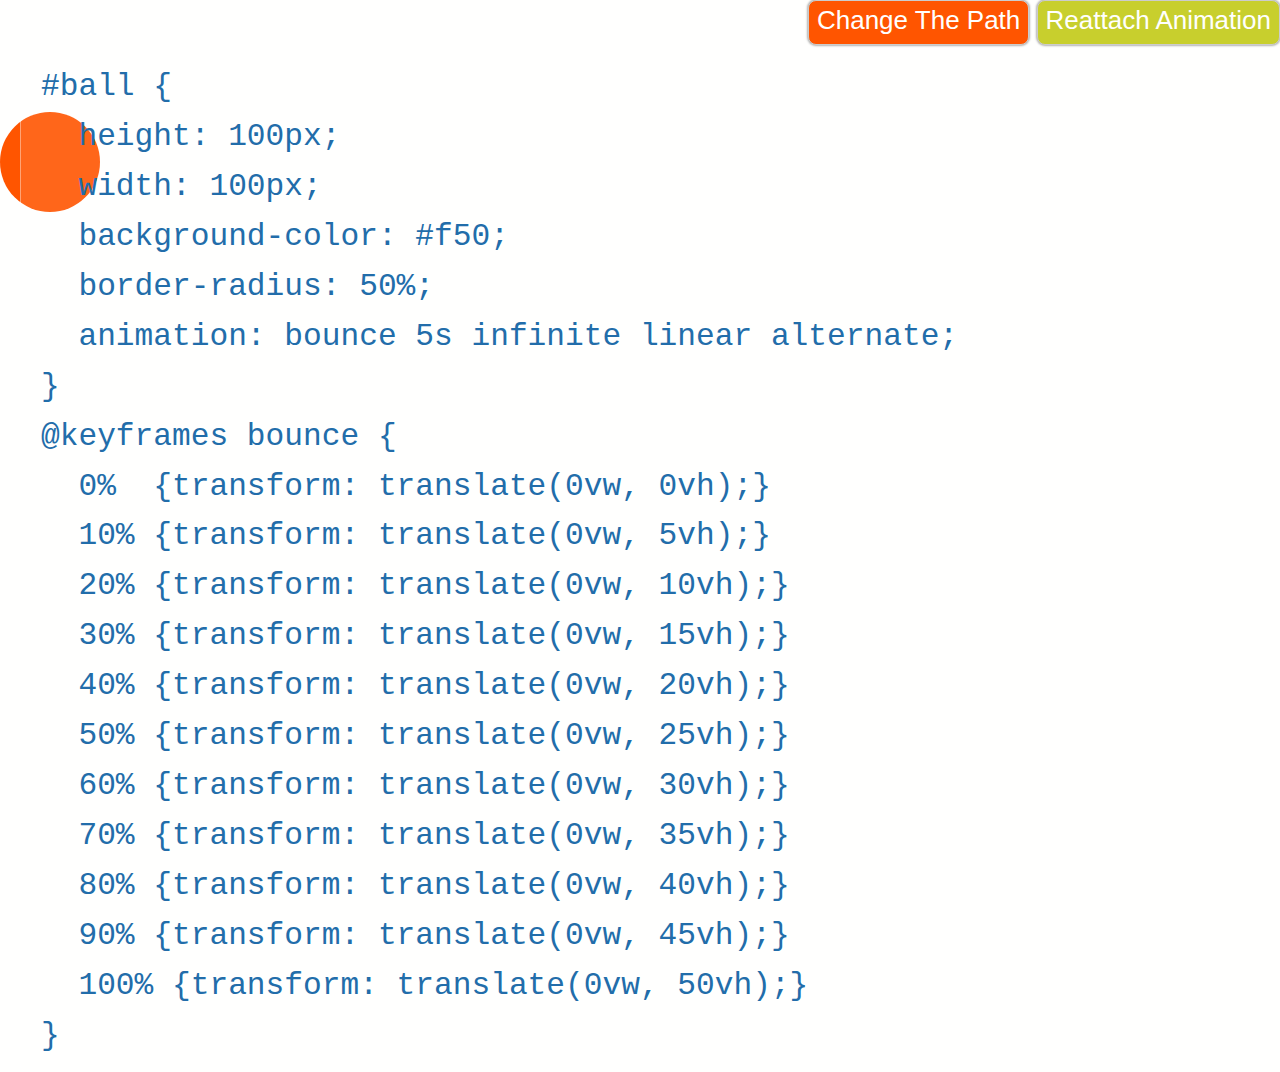
<file: files/changeanimation.html>
<!doctype html>
<html>
<head>
  <meta charset="utf-8"/>
  <title>Change animations on the fly</title>
  <style contenteditable class="editme" style="position: absolute; pointer-events: none; top: 1em">#ball {
  height: 100px;
  width: 100px;
  background-color: #f50;
  border-radius: 50%;
  animation: bounce 5s infinite linear alternate;
}
@keyframes bounce {
  0%  {transform: translate(0vw, 0vh);}
  10% {transform: translate(0vw, 5vh);}
  20% {transform: translate(0vw, 10vh);}
  30% {transform: translate(0vw, 15vh);}
  40% {transform: translate(0vw, 20vh);}
  50% {transform: translate(0vw, 25vh);}
  60% {transform: translate(0vw, 30vh);}
  70% {transform: translate(0vw, 35vh);}
  80% {transform: translate(0vw, 40vh);}
  90% {transform: translate(0vw, 45vh);}
  100% {transform: translate(0vw, 50vh);}
}</style>
  <style contenteditable class="editme"></style>
  <link rel="stylesheet" href="../css/files.css">
</head>

<body><div id="ball"></div>
<article style="position: absolute; top: 0; right: 0;">
<input type="button" id="button" value="Change the path" style="background-color: #f50" class="btn">
<input type="button" value="reattach animation" id="reattach"  class="btn"/>
</article>
<script>
console.log(document.styleSheets[0]);
  var pathChanger = {
  anim : document.styleSheets[0].cssRules[1],
  
  init : function () {
    pathChanger.events();
        if(document.styleSheets[0].cssRules[1].insertRule) {
          pathChanger.anim.appendRule = pathChanger.anim.insertRule;
          console.log('polyfill');
        }
  },
  
  events  : function () {
    var button = document.getElementById('button');
    var reattach = document.getElementById('reattach');
    
    button.addEventListener('click', function() {
      pathChanger.changePath();
    }, false);
    
    reattach.addEventListener('click', function(e) {
      pathChanger.removeAndAddAnimation(e);
    }, false);
    
  },
  
  removeAndAddAnimation : function () {
    var ball = document.getElementById('ball');
    ball.removeAttribute('id');
      setTimeout(function(){
        document.getElementsByTagName('div')[0].setAttribute('id', 'ball');
      }, 500);
  },
  
  changePath : function () {
    var selectorToRemove = pathChanger.findAKeyframe(),
        selectorToAdd =  pathChanger.getAPercent();
    pathChanger.removeKeyframe(selectorToRemove);
    pathChanger.addKeyframeValue(selectorToAdd);
  },
   
  getAPercent : function () {
    return Math.floor(Math.random() * 90.9999999);
  },
  
  findAKeyframe : function (exists) {
    var randomNumber, rule;
    
    do {
        randomNumber = pathChanger.getAPercent(); 
        rule = pathChanger.doesKeyframeExist(randomNumber)
    } while (!rule);
    
    return randomNumber;
  },
  
  doesKeyframeExist : function (number) {
    var anim = pathChanger.anim,
        exists = anim.findRule(number + '%');
    return exists || false;
  },
  
  addKeyframeValue : function (selector) {
    var anim = document.styleSheets[0].cssRules[1],
        left = pathChanger.getAPercent(),
        top = pathChanger.getAPercent();
    anim.appendRule(selector + '% { transform: translate(' + 
                    left + 'vw, ' + top/1.5 + 
                    'vh); animation-timing-function: ease-in-out}');
  },
  
  removeKeyframe : function (selector) {
    var anim = pathChanger.anim;
    anim.deleteRule(selector + "%");
  }
  
}

pathChanger.init();
</script>
</body>
</html>
</file>
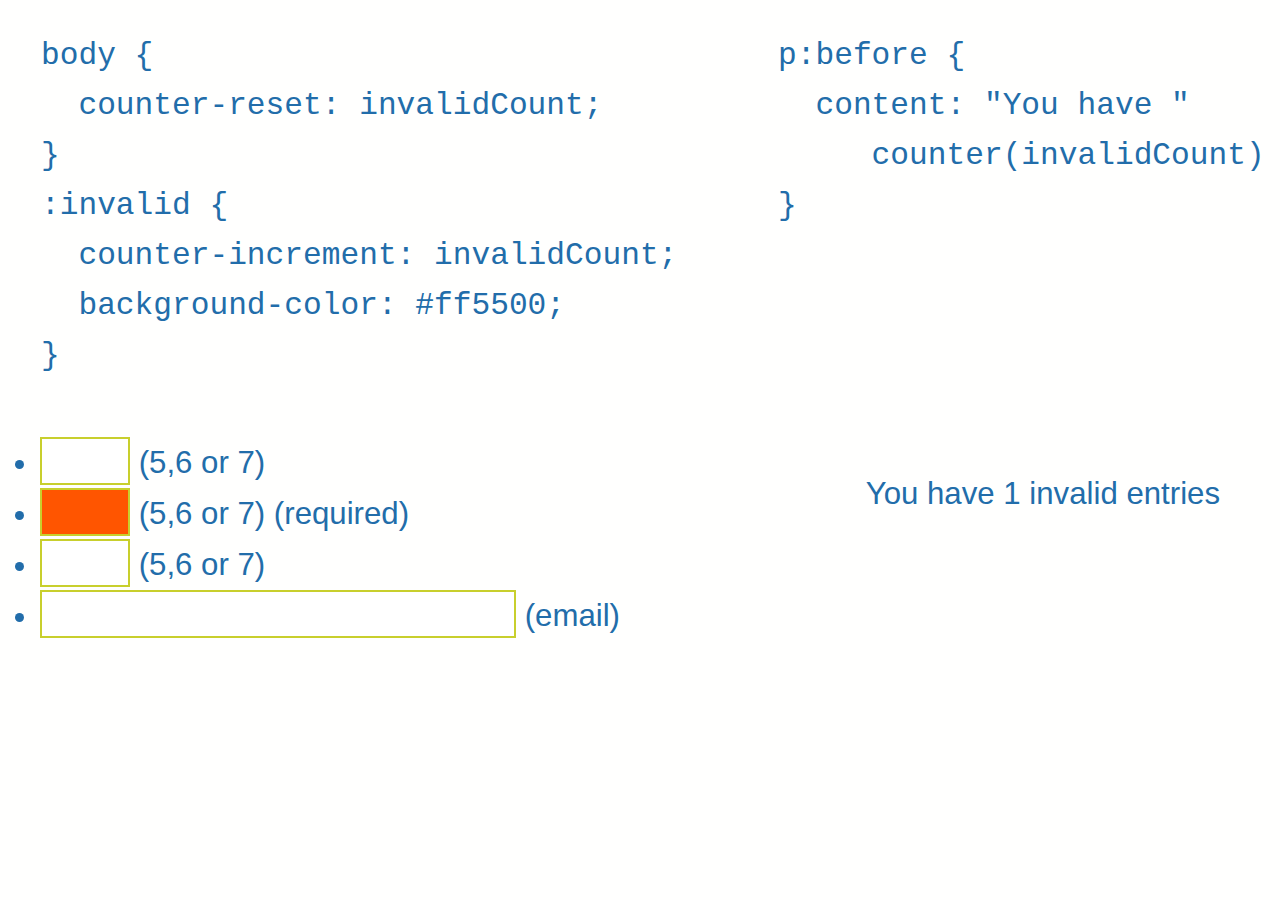
<file: files/counter.html>
<!doctype html>
<html>
<head>
  <meta charset="utf-8"/>
  <title>CSS Counters</title>
  <link rel="stylesheet" href="../css/files.css">
  <style>input {border: 2px solid #c8cf2d;} p {position: absolute; top: 0; right: 0;} body {position:relative;}</style>
  <style contenteditable class="editme">body {
  counter-reset: invalidCount;
}
:invalid { 
  counter-increment: invalidCount; 
  background-color: #ff5500;
}</style><style contenteditable class="editme">p:before { 
  content: "You have " 
     counter(invalidCount) " invalid entries";
}</style>
<title>CSS UI Selector</title>
</head>

<body>
  <ul>
    <li><input type="number" min=5 max=7> (5,6 or 7)</li>
    <li><input type="number" required min=5 max=7> (5,6 or 7) (required)</li>
    <li><input type="number" min=5 max=7> (5,6 or 7)</li>
    <li><input type="email"> (email)</li>
  </ul><p class="result"></p>

</body>
</html>
</file>
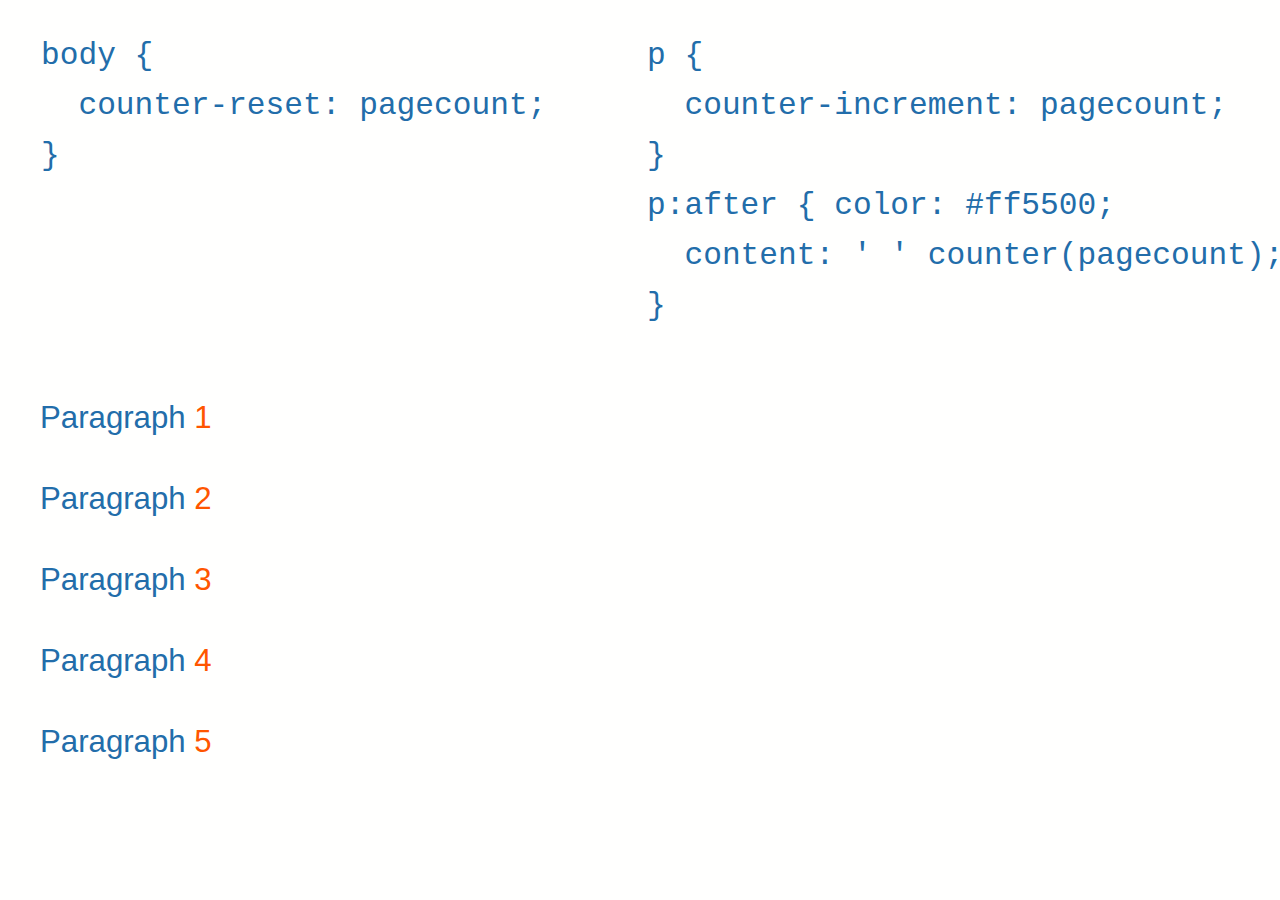
<file: files/counting.html>
<!doctype html>
<html>
<head>
  <meta charset="utf-8"/>
  <title>CSS is Awesome</title>
  <link rel="stylesheet" href="../css/files.css">
  <style>body {padding-left: 40px;}</style>
  <style contenteditable class="editme">body { 
  counter-reset: pagecount; 
}</style><style contenteditable class="editme">p {
  counter-increment: pagecount;
} 
p:after { color: #ff5500;
  content: ' ' counter(pagecount);
}</style>
</head>

<body>
<p>Paragraph</p> 
<p>Paragraph</p> 
<p>Paragraph</p> 
<p>Paragraph</p> 
<p>Paragraph</p> 


</body>
</html>
</file>
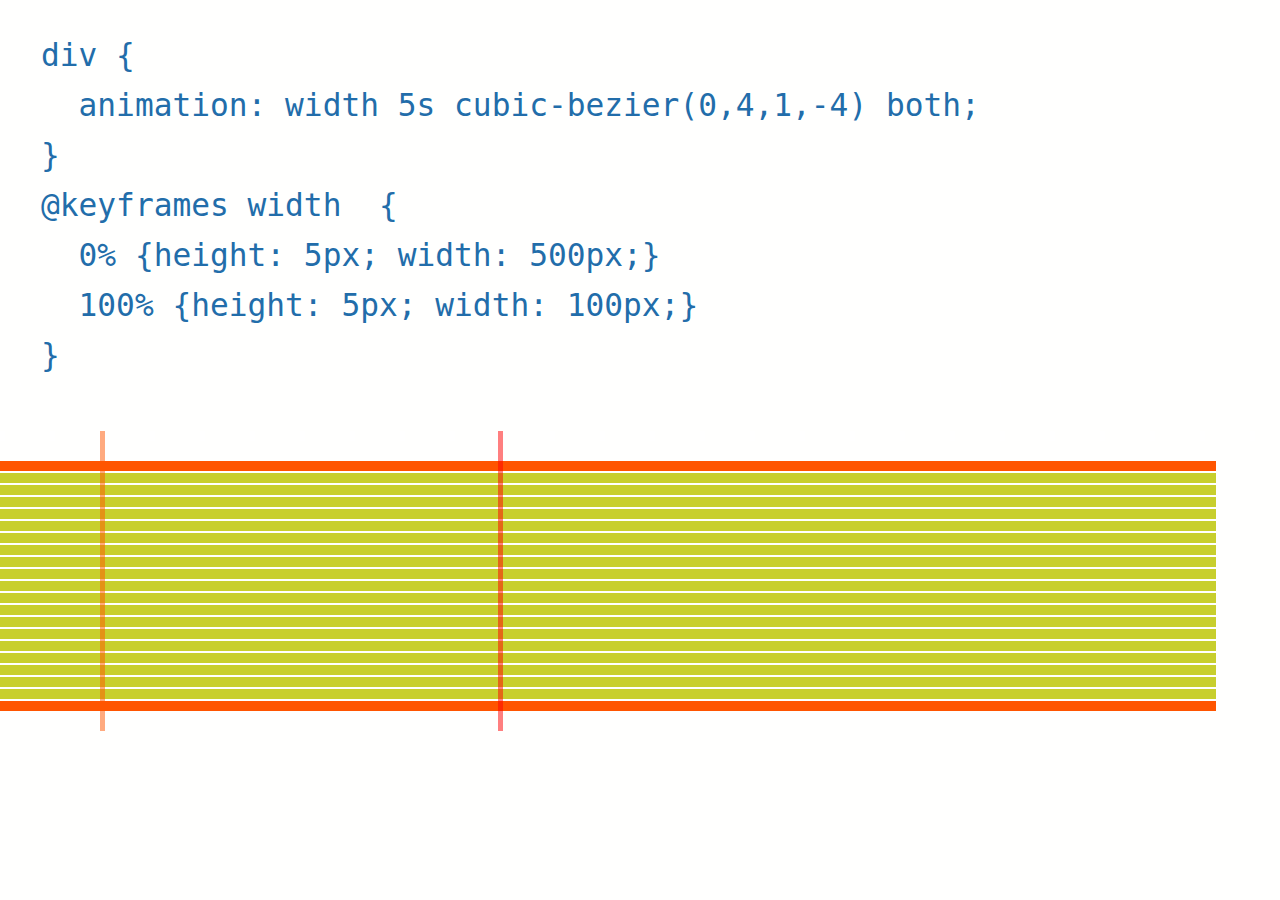
<file: files/cubicbezierprint.html>
<!DOCTYPE HTML>
<html>
<head>
  <meta charset="utf-8">
  <title>Understanding Animation Timing Functions</title>
  <link rel="stylesheet" href="../css/files.css">
<style>
div {
  border: 5px #c8cf2d solid;
  color: white;
  font-family: sans-serif;
  box-sizing: border-box;
  margin-bottom: 2px;
  height: 5px;
  width: 95%; }

article {
  height: 10px;
  background: #f50;
  background: linear-gradient(to right, white 10%, transparent 10%);
  background-size: 50px 10px;
  margin: 20px 0;
  position: relative; }

article:after {
  content: '';
  height: 10px;
  width: 5px;
  position: absolute;
  left: 498px;
  background-color: red; }

div:nth-of-type(1) {
  border-color: #f50; }

div:nth-of-type(1) {
  animation-iteration-count: 0.0000001; }

div:nth-of-type(2) {
  animation-iteration-count: 0.05; }

div:nth-of-type(3) {
  animation-iteration-count: 0.1; }

div:nth-of-type(4) {
  animation-iteration-count: 0.15; }

div:nth-of-type(5) {
  animation-iteration-count: 0.2; }

div:nth-of-type(6) {
  animation-iteration-count: 0.25; }

div:nth-of-type(7) {
  animation-iteration-count: 0.3; }

div:nth-of-type(8) {
  animation-iteration-count: 0.35; }

div:nth-of-type(9) {
  animation-iteration-count: 0.4; }

div:nth-of-type(10) {
  animation-iteration-count: 0.45; }

div:nth-of-type(11) {
  animation-iteration-count: 0.5; }

div:nth-of-type(12) {
  animation-iteration-count: 0.55; }

div:nth-of-type(13) {
  animation-iteration-count: 0.6; }

div:nth-of-type(14) {
  animation-iteration-count: 0.65; }

div:nth-of-type(15) {
  animation-iteration-count: 0.7; }

div:nth-of-type(16) {
  animation-iteration-count: 0.75; }

div:nth-of-type(17) {
  animation-iteration-count: 0.8; }

div:nth-of-type(18) {
  animation-iteration-count: 0.85; }

div:nth-of-type(19) {
  animation-iteration-count: 0.9; }

div:nth-of-type(20) {
  animation-iteration-count: 0.95; }

div:nth-of-type(21) {
  animation-iteration-count: 1;
  border-color: #f50; }

div:nth-of-type(n+22) {
  display: none; }

article:after, article:before {
  height: 300px !important;
  opacity: 0.5;
  content: ""; }

article:before {
  position: absolute;
  left: 100px;
  width: 5px;
  background-color: #f50; }
</style>

<style contenteditable class="editme">div {
  animation: width 5s cubic-bezier(0,4,1,-4) both;
}
@keyframes width  {
  0% {height: 5px; width: 500px;}
  100% {height: 5px; width: 100px;}
}</style>
<title>Understanding Cubic Bezier</title>
</head>

<body>
<article></article>
<div></div>
<div></div>
<div></div>
<div></div>
<div></div>
<div></div>
<div></div>
<div></div>
<div></div>
<div></div>
<div></div>
<div></div>
<div></div>
<div></div>
<div></div>
<div></div>
<div></div>
<div></div>
<div></div>
<div></div>
<div></div>
<div></div>
<div></div>
</body>
</html>
</file>
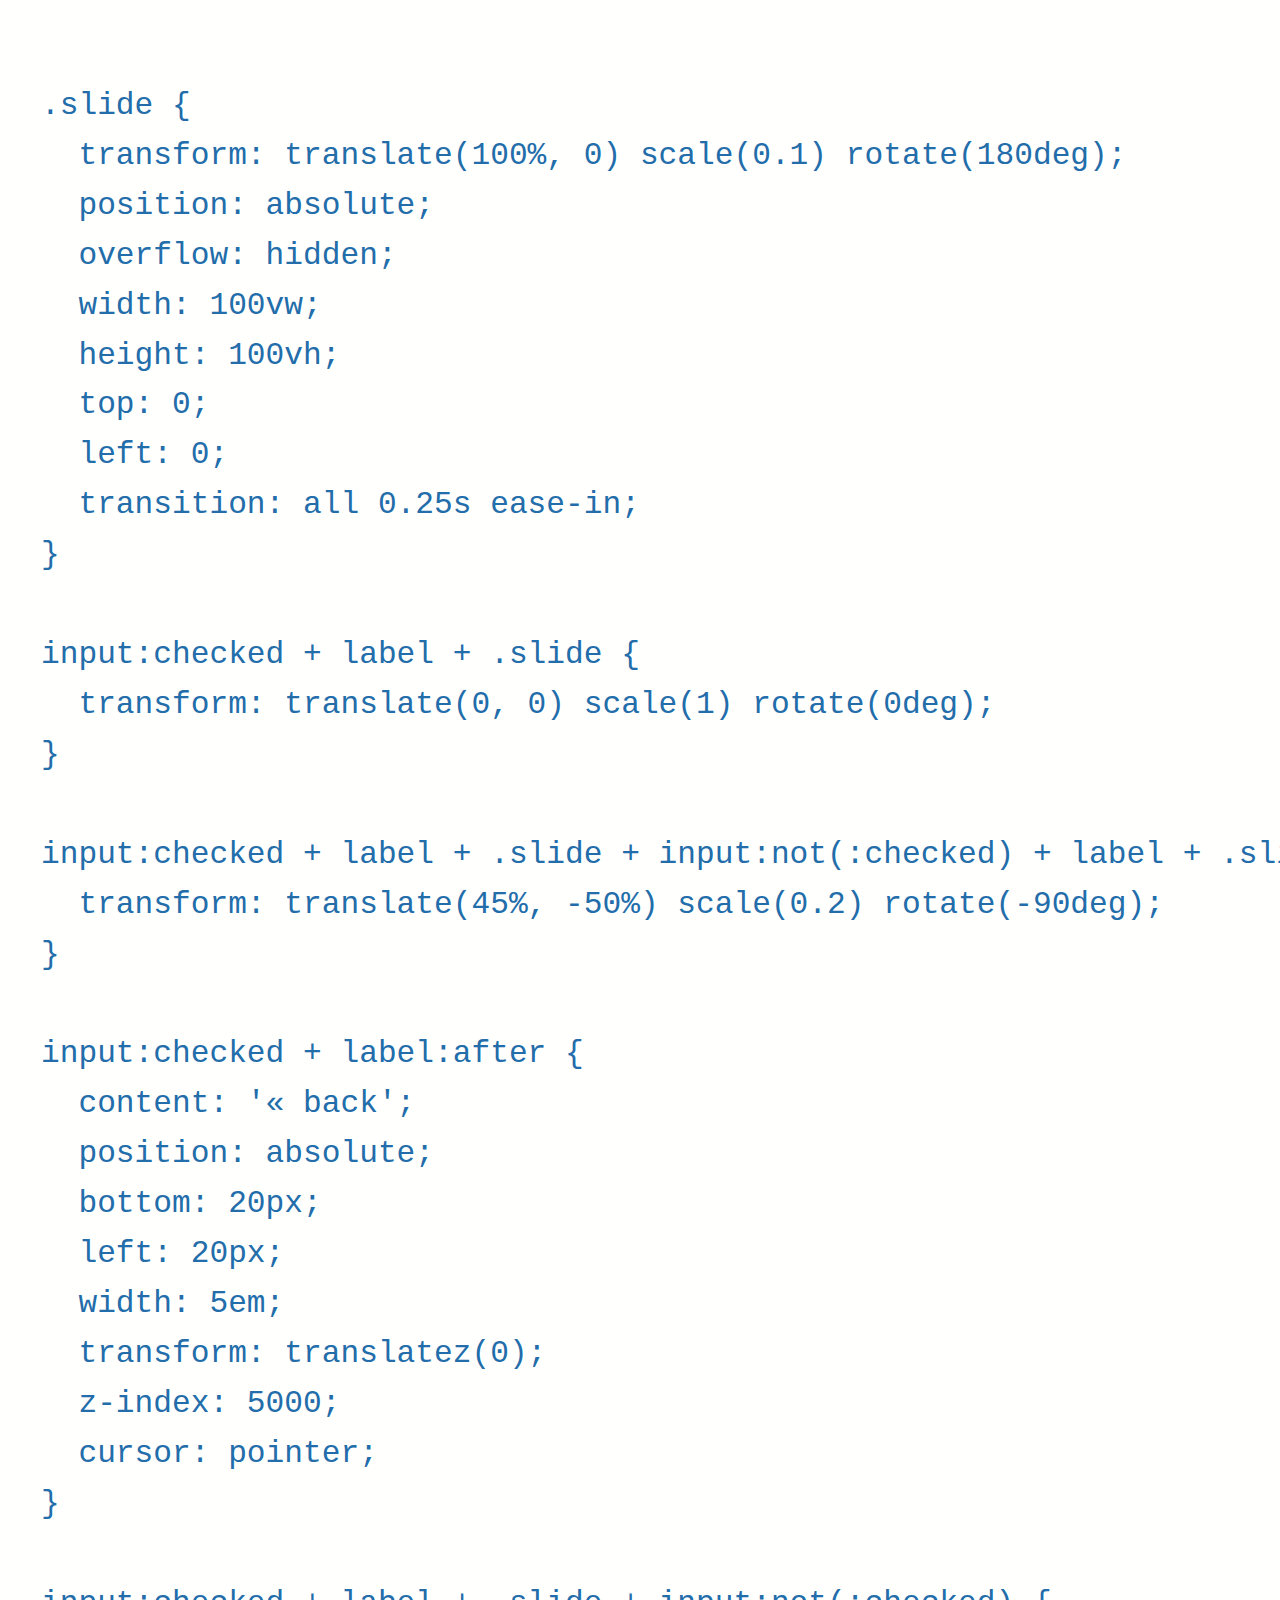
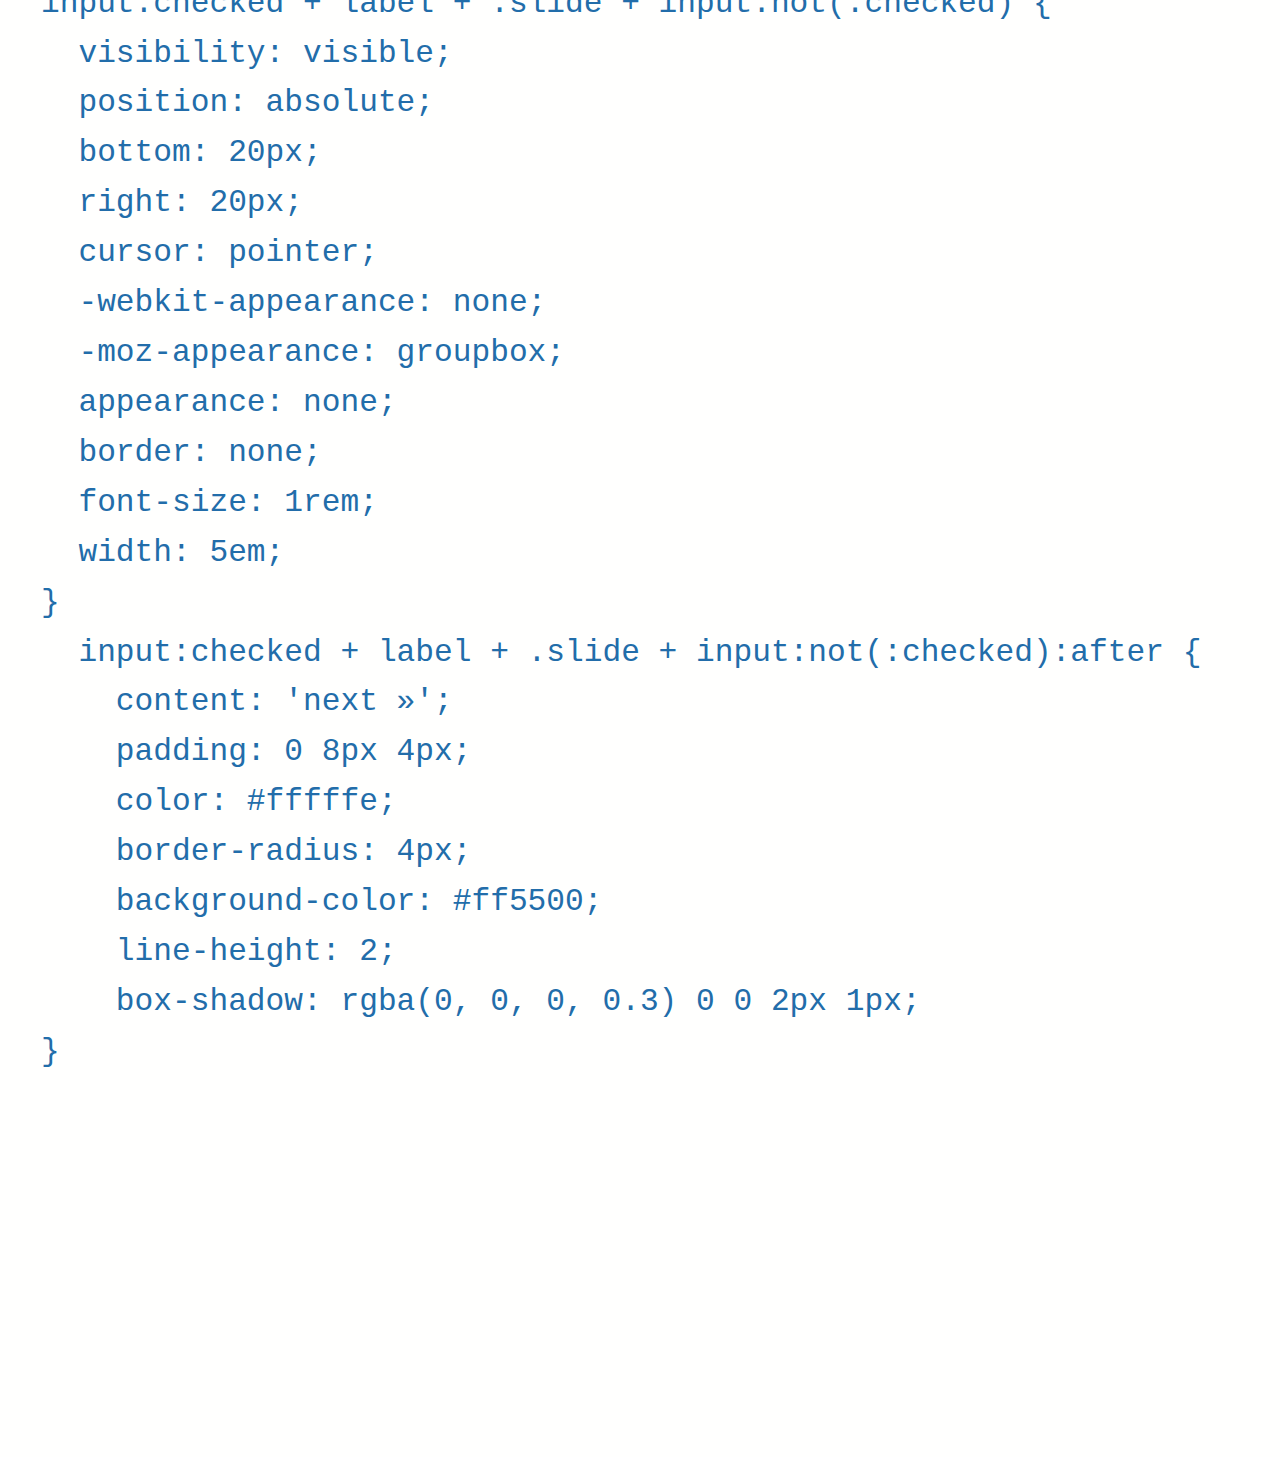
<file: files/deck.html>
<!doctype html>
<html>
<head>
  <meta charset="utf-8"/>
  <title>CSS-only slide deck</title>
  <link rel="stylesheet" href="../css/files.css">
  <style contenteditable class="editme">
.slide {
  transform: translate(100%, 0) scale(0.1) rotate(180deg);
  position: absolute;
  overflow: hidden;
  width: 100vw;
  height: 100vh;
  top: 0;
  left: 0;
  transition: all 0.25s ease-in; 
}

input:checked + label + .slide {
  transform: translate(0, 0) scale(1) rotate(0deg); 
}

input:checked + label + .slide + input:not(:checked) + label + .slide {
  transform: translate(45%, -50%) scale(0.2) rotate(-90deg); 
}

input:checked + label:after {
  content: '« back';
  position: absolute;
  bottom: 20px;
  left: 20px;
  width: 5em;
  transform: translatez(0);
  z-index: 5000;
  cursor: pointer; 
}

input:checked + label + .slide + input:not(:checked) {
  visibility: visible;
  position: absolute;
  bottom: 20px;
  right: 20px;
  cursor: pointer;
  -webkit-appearance: none;
  -moz-appearance: groupbox;
  appearance: none;
  border: none;
  font-size: 1rem;
  width: 5em; 
}
  input:checked + label + .slide + input:not(:checked):after {
    content: 'next »';
    padding: 0 8px 4px;
    color: #fffffe;
    border-radius: 4px;
    background-color: #ff5500;
    line-height: 2;
    box-shadow: rgba(0, 0, 0, 0.3) 0 0 2px 1px; 
}







</style>
<title>CSS-only slide deck</title>
</head>

<body>


</body>
</html>
</file>
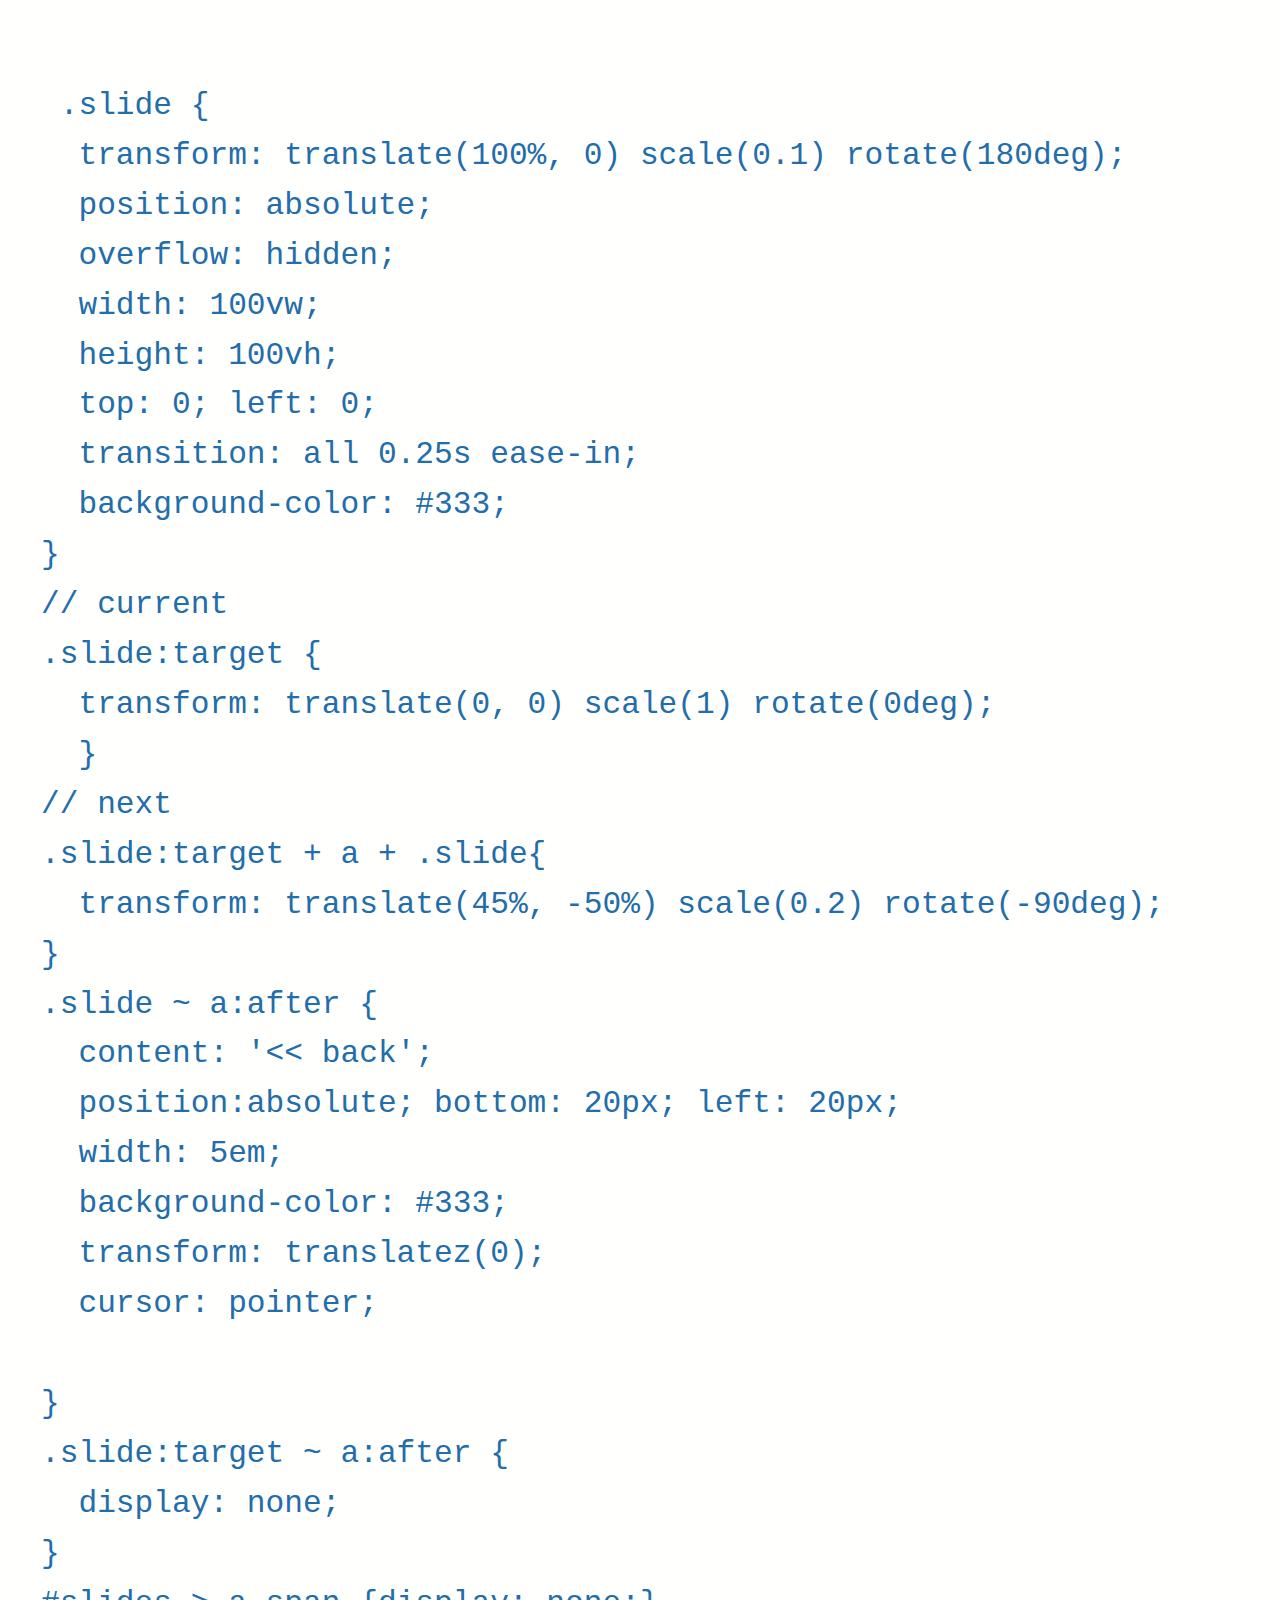
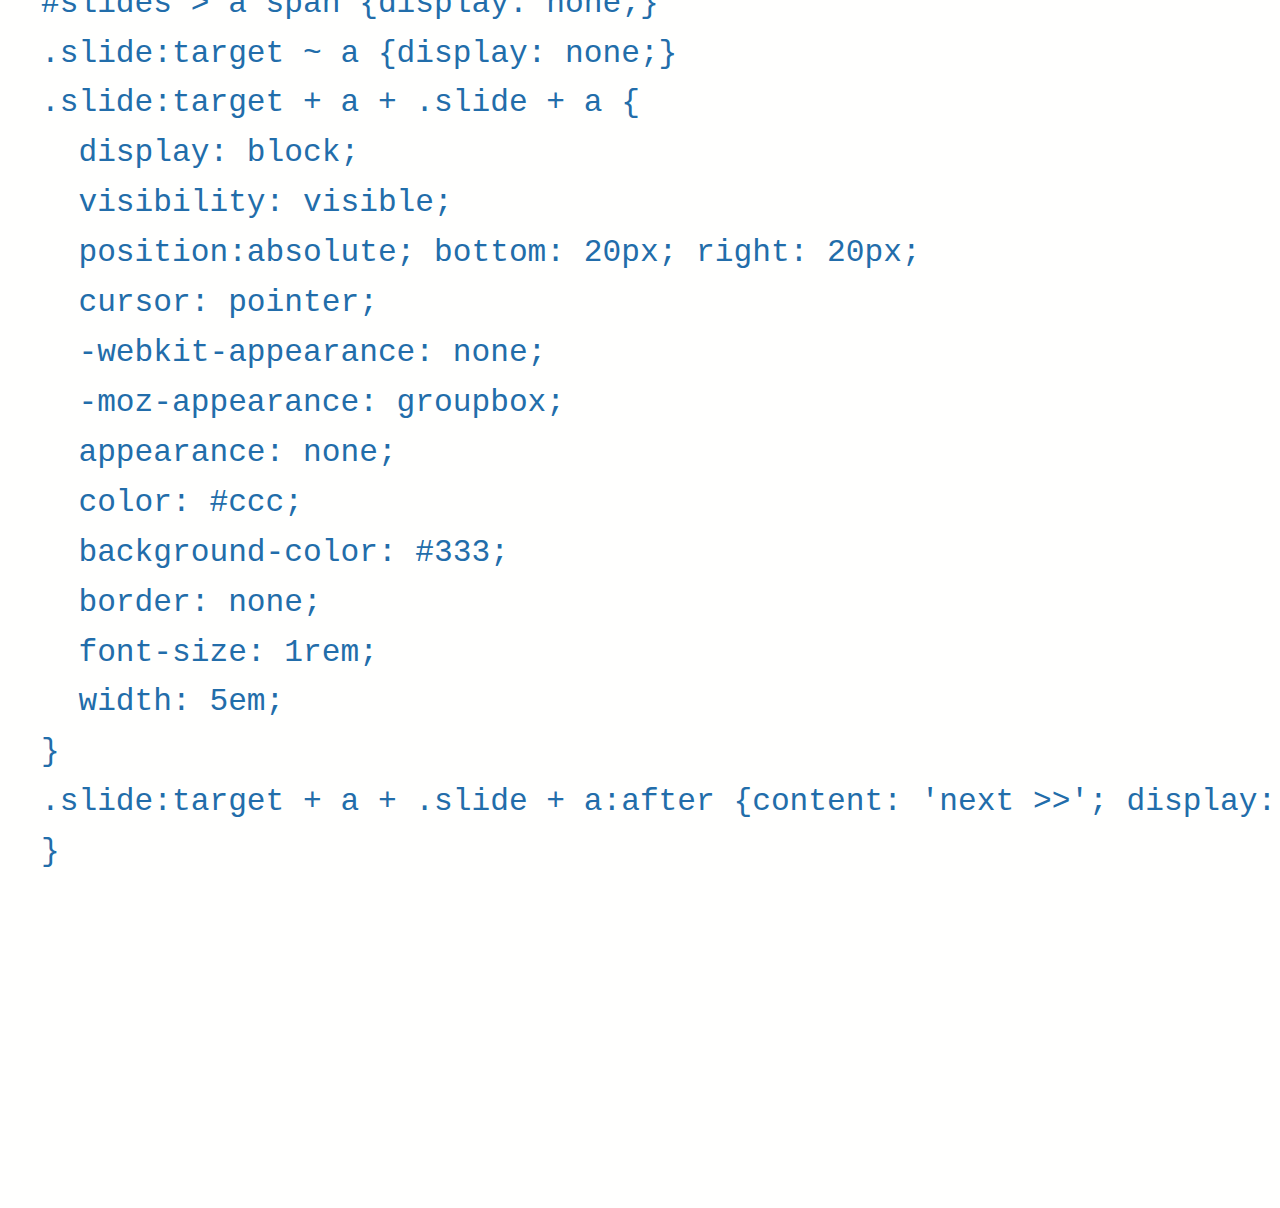
<file: files/deck_target.html>
<!doctype html>
<html>
<head>
  <meta charset="utf-8"/>
  <title>CSS-only slide deck</title>
  <link rel="stylesheet" href="../css/files.css">
  <style contenteditable class="editme">
 .slide {
  transform: translate(100%, 0) scale(0.1) rotate(180deg);
  position: absolute;
  overflow: hidden;
  width: 100vw;
  height: 100vh;
  top: 0; left: 0;
  transition: all 0.25s ease-in;
  background-color: #333;
}
// current
.slide:target {
  transform: translate(0, 0) scale(1) rotate(0deg);
  }
// next
.slide:target + a + .slide{
  transform: translate(45%, -50%) scale(0.2) rotate(-90deg);
}
.slide ~ a:after {
  content: '<< back';
  position:absolute; bottom: 20px; left: 20px;
  width: 5em;
  background-color: #333;
  transform: translatez(0);
  cursor: pointer;

}
.slide:target ~ a:after {
  display: none;
}
#slides > a span {display: none;}
.slide:target ~ a {display: none;}
.slide:target + a + .slide + a {
  display: block;
  visibility: visible;
  position:absolute; bottom: 20px; right: 20px;
  cursor: pointer;
  -webkit-appearance: none;
  -moz-appearance: groupbox;
  appearance: none;
  color: #ccc;
  background-color: #333;
  border: none;
  font-size: 1rem;
  width: 5em;
}
.slide:target + a + .slide + a:after {content: 'next >>'; display: block;}
}






</style>
<title>CSS-only slide deck</title>
</head>

<body>


</body>
</html>
</file>
<file: css/index_nojs.css>
@charset "UTF-8";
body {
  position: absolute; }

header {
  margin-bottom: 0; }

section > pre:first-child {
  margin-top: 0; }

:root {
  font-size: 162.5%; }

body {
  font-family: "Raleway", "Open sans", "Trebuchet MS", Arial, Helvetica, sans-serif, 'Droid Sans';
  padding: 0;
  margin: 0;
  width: 100%;
  height: 100%;
  left: 0px;
  top: 0px;
  background: #fffffe;
  color: #226DAA; }

#info {
  position: absolute;
  bottom: 0px;
  left: 40%;
  z-index: 500;
  color: #226DAA; }
  #info * {
    font-size: 0.5rem; }

/* optional */
#topinfo {
  font-size: small;
  position: absolute;
  top: 5px;
  right: 5px;
  z-index: 500; }

.key {
  font-weight: bold;
  padding: 3px;
  background-color: rgba(255, 255, 255, 0.3); }

#presentation {
  position: absolute;
  height: 100%;
  width: 100%;
  left: 0px;
  top: 0px;
  display: block;
  overflow: hidden; }

.slides {
  padding-top: 10px;
  padding-bottom: 10px;
  width: 100%;
  height: 100%;
  left: 0;
  top: 0;
  position: absolute;
  display: block;
  transition: transform 1s ease-in-out;
  transform: scale(0.8); }

.slide {
  background-color: #fffffe; }

header, section {
  padding: 10px 20px; }

.slide {
  transform: translate(100%, 0) scale(0.1) rotate(180deg);
  position: absolute;
  overflow: hidden;
  width: 100vw;
  height: 100vh;
  top: 0;
  left: 0;
  transition: all 0.25s ease-in; }

input:checked + label + .slide {
  transform: translate(0, 0) scale(1) rotate(0deg); }

input:checked + label + .slide + input:not(:checked) + label + .slide {
  transform: translate(45%, -50%) scale(0.2) rotate(-90deg); }

input:checked + label:after {
  content: '« back';
  position: absolute;
  bottom: 20px;
  left: 20px;
  width: 5em;
  transform: translatez(0);
  z-index: 5000;
  cursor: pointer; }

input:checked + label + .slide + input:not(:checked) {
  visibility: visible;
  position: absolute;
  bottom: 20px;
  right: 20px;
  cursor: pointer;
  -webkit-appearance: none;
  -moz-appearance: groupbox;
  appearance: none;
  border: none;
  font-size: 1rem;
  width: 5em; }
  input:checked + label + .slide + input:not(:checked):after {
    content: 'next »';
    padding: 0 8px 4px;
    color: #fffffe;
    border-radius: 4px;
    background-color: #ff5500;
    line-height: 2;
    box-shadow: rgba(0, 0, 0, 0.3) 0 0 2px 1px; }

/* CSS Counter */
body {
  counter-reset: pagecount; }

.slide {
  counter-increment: pagecount; }

.slide:after {
  content: counter(pagecount);
  color: #ff5500;
  background: #fffffe;
  position: absolute;
  bottom: calc(2rem + 15px);
  right: 1rem;
  padding: 5px; }

/* Content */
header {
  font-weight: normal;
  text-shadow: rgba(0, 0, 0, 0.2) 0 2px 5px;
  font-size: 2rem; }

h1 {
  font-size: 1.8rem;
  margin-bottom: 0px; }

h2 {
  font-size: 1.6rem; }

h1:first-child {
  margin-top: 0; }

h3 {
  font-size: 1.4rem; }

h4, p, li {
  font-size: 1.2rem; }

section, footer {
  text-shadow: rgba(0, 0, 0, 0.2) 0 2px 5px;
  margin: 20px 30px 0;
  display: block;
  overflow: hidden; }

footer {
  font-size: 1rem;
  margin: 20px 0 0 30px; }

a {
  color: inherit;
  display: inline-block;
  text-decoration: none;
  line-height: 110%; }

a:hover {
  text-decoration: underline; }

pre, style {
  text-align: left;
  font-size: 1.2rem;
  padding: 10px 20px;
  background: rgba(255, 255, 255, 0.1);
  border-radius: 8px;
  border: 1px solid rgba(255, 255, 255, 0.4);
  line-height: 1.6;
  tab-size: 2; }

pre b {
  font-weight: normal;
  color: #ff5500; }

pre em {
  font-weight: normal;
  font-style: normal;
  color: #c8cf2d; }

small {
  position: absolute;
  bottom: 1vh;
  width: 100vw;
  text-align: center;
  background: #fffffe; }

.content {
  font-size: 2rem; }

.content input, button {
  font-size: 2rem; }

.content.pre pre {
  /* slides that are all code */
  font-size: 2.6vw; }

/*
.slide textarea.mynotes {
    -webkit-appearance: none;
    border: 1px #aaa solid;
    border-radius: 5px;
    width: 100%;
    font-size: 1.2rem;
    font-style: italic;
    box-shadow: inset 0 0 8px rgba(0,0,0,0.3);
    padding: 5px;
    box-sizing: border-box;
    font-family:"Palatino Linotype", "Book Antiqua", Palatino, cursive,serif;
   }*/
.slide.intro {
  text-align: center;
  font-size: 2rem; }

.slide.section {
  text-align: center; }

.slide.section,
.slide.intro header {
  font-size: 2.5rem; }

.slide li {
  margin-bottom: 10px; }

.slide p {
  font-size: 2rem; }

.force-render {
  display: block;
  visibility: hidden; }

/*
div.example {
  display: block;
  padding: 10px 20px;
  background: rgba(255, 255, 255, 0.4);
  border-radius: 8px;
  margin-bottom: 10px;
  border: 1px solid rgba(0, 0, 0, 0.2);
} */
a[target=play] {
  position: absolute;
  top: 10px;
  left: 40%;
  background: #ff5500;
  color: #fffffe;
  height: 40px;
  width: 40px;
  line-height: 45px;
  text-align: center;
  border-radius: 50%;
  box-shadow: rgba(0, 0, 0, 0.3) 0 0 2px 1px; }
  a[target=play]:hover {
    text-decoration: none;
    background-color: #cc4400;
    font-weight: bold; }

/* OBJECT PAGES */
.object header {
  width: 100%;
  text-align: center;
  background-color: rgba(255, 255, 255, 0.9);
  left: 0; }

.objectlink {
  position: absolute;
  top: 0;
  right: 0;
  color: #226DAA;
  background-color: #fffffe;
  padding: 3px 5px;
  border: none; }

.slide.object {
  padding: 0; }

.object object {
  width: 100%;
  height: 100%; }

.notes, .temphidden {
  display: none; }

figure {
  display: block;
  text-align: center; }
  figure > :not(figcaption) {
    text-align: left;
    top: 0;
    right: 0;
    bottom: 0;
    left: 0;
    width: 100vw;
    height: 100vh;
    box-sizing: border-box;
    border: none; }

.stepsexplain {
  list-style-type: none; }

.stepsexplain div {
  border: 2px solid black;
  background-color: white;
  margin: 2px;
  margin-left: 360px;
  position: relative;
  width: 360px;
  height: 92px;
  display: inline-block;
  vertical-align: middle; }

.stepsexplain div:before,
.biker {
  content: '';
  height: 92px;
  width: 360px;
  position: absolute;
  background-image: url(../images/bike.png);
  background-repeat: no-repeat;
  border: 1px solid #666;
  background-color: rgba(255, 255, 255, 0.3); }

.stepsexplain li:nth-of-type(2) div:before {
  left: -90px; }

.stepsexplain li:nth-of-type(3) div:before {
  left: -180px; }

.stepsexplain li:nth-of-type(4) div:before {
  left: -270px; }

.stepsexplain li:nth-of-type(5) div:before {
  left: -360px; }

.stepsexplain div:after {
  content: "";
  border: red solid 2px;
  position: absolute;
  left: 0px;
  top: 0px;
  bottom: 0px;
  width: 90px; }

.biker {
  top: 300px;
  left: 100px;
  width: 90px;
  background-color: white;
  border-radius: 50%;
  box-shadow: inset 3px 3px 3px rgba(0, 0, 0, 0.3), inset -3px -3px 3px rgba(0, 0, 0, 0.3), 3px 3px 3px rgba(0, 0, 0, 0.2);
  border: 3px black solid; }

@-webkit-keyframes pedal {
  0% {
    background-position: 0 0; }
  100% {
    background-position: -360px 0; } }
@keyframes pedal {
  0% {
    background-position: 0 0; }
  100% {
    background-position: -360px 0; } }
/*@import "objectsize";*/
.animbg {
  background: url(../images/svg2.svg) 50% 50% repeat-x #fffffe; }

@media print {
  .slide {
    page-break-inside: avoid;
    page-break-after: always;
    visibility: visible !important;
    font-size: 20pt;
    font-family: Arial, sans-serif; }

  @page {
    size: landscape; }
  body {
    font-size: 12pt;
    background: white; }

  header h1 {
    border-top: 2pt solid gray;
    border-bottom: 1px dotted silver; }

  #info, #topinfo, .counter {
    display: none; } }

/*# sourceMappingURL=index_nojs.css.map */
</file>
<file: mask/solution.css>
@charset "UTF-8";
/* CSS Document */
body {background-color: white !important;}
* {color: #333 !important;}
div {
  width: 402px;
  height: 734px;
  position:relative;
  background-image: url(http://placekitten.com/200/200/);
  background-position: 0 0;
  -webkit-transition: 1s;
  -moz-transition: 1s;
  transition: 1s;
}
div:hover {
  background-position: center;
}
div:after {
  content: '';
  top:0;
  bottom: 0;
  left: 0;
  right: 0;
  position: absolute;
  background-image:url(iphone_mask_large.jpg);
  mask: url(iphone_mask_mask.png); 
	
}
</file>
<file: css/files.css>
input {
  font-size: 1.4rem; }

p.result {
  position: absolute;
  right: 20px; }

pre {
  font-family: monospace; }

head * {
  display: none; }

head {
  display: flex; }

[contenteditable] {
  -webkit-user-modify: read-write-plaintext-only; }

.editme {
  color: #226DAA;
  white-space: pre;
  display: block;
  margin: 20px;
  font-family: monospace;
  -webkit-user-modify: read-write-plaintext-only;
  -webkit-user-modify: read-write;
  -moz-user-modify: read-write;
  user-modify: read-write; }

body {
  margin: 20px;
  line-height: 1.6; }

p {
  padding-right: 40px; }

:root {
  font-size: 162.5%; }

body {
  font-family: "Raleway", "Open sans", "Trebuchet MS", Arial, Helvetica, sans-serif, 'Droid Sans';
  padding: 0;
  margin: 0;
  width: 100%;
  height: 100%;
  left: 0px;
  top: 0px;
  background: #fffffe;
  color: #226DAA; }

#info {
  position: absolute;
  bottom: 0px;
  left: 40%;
  z-index: 500;
  color: #226DAA; }
  #info * {
    font-size: 0.5rem; }

/* optional */
#topinfo {
  font-size: small;
  position: absolute;
  top: 5px;
  right: 5px;
  z-index: 500; }

.key {
  font-weight: bold;
  padding: 3px;
  background-color: rgba(255, 255, 255, 0.3); }

#presentation {
  position: absolute;
  height: 100%;
  width: 100%;
  left: 0px;
  top: 0px;
  display: block;
  overflow: hidden; }

.slides {
  padding-top: 10px;
  padding-bottom: 10px;
  width: 100%;
  height: 100%;
  left: 0;
  top: 0;
  position: absolute;
  display: block;
  transition: transform 1s ease-in-out;
  transform: scale(0.8); }

.slide {
  background-color: #fffffe; }

header, section {
  padding: 10px 20px; }

/* Content */
header {
  font-weight: normal;
  text-shadow: rgba(0, 0, 0, 0.2) 0 2px 5px;
  font-size: 2rem; }

h1 {
  font-size: 1.8rem;
  margin-bottom: 0px; }

h2 {
  font-size: 1.6rem; }

h1:first-child {
  margin-top: 0; }

h3 {
  font-size: 1.4rem; }

h4, p, li {
  font-size: 1.2rem; }

section, footer {
  text-shadow: rgba(0, 0, 0, 0.2) 0 2px 5px;
  margin: 20px 30px 0;
  display: block;
  overflow: hidden; }

footer {
  font-size: 1rem;
  margin: 20px 0 0 30px; }

a {
  color: inherit;
  display: inline-block;
  text-decoration: none;
  line-height: 110%; }

a:hover {
  text-decoration: underline; }

pre, style {
  text-align: left;
  font-size: 1.2rem;
  padding: 10px 20px;
  background: rgba(255, 255, 255, 0.1);
  border-radius: 8px;
  border: 1px solid rgba(255, 255, 255, 0.4);
  line-height: 1.6;
  tab-size: 2; }

pre b {
  font-weight: normal;
  color: #ff5500; }

pre em {
  font-weight: normal;
  font-style: normal;
  color: #c8cf2d; }

small {
  position: absolute;
  bottom: 1vh;
  width: 100vw;
  text-align: center;
  background: #fffffe; }

.content {
  font-size: 2rem; }

.content input, button {
  font-size: 2rem; }

.content.pre pre {
  /* slides that are all code */
  font-size: 2.6vw; }

/*
.slide textarea.mynotes {
    -webkit-appearance: none;
    border: 1px #aaa solid;
    border-radius: 5px;
    width: 100%;
    font-size: 1.2rem;
    font-style: italic;
    box-shadow: inset 0 0 8px rgba(0,0,0,0.3);
    padding: 5px;
    box-sizing: border-box;
    font-family:"Palatino Linotype", "Book Antiqua", Palatino, cursive,serif;
   }*/
.slide.intro {
  text-align: center;
  font-size: 2rem; }

.slide.section {
  text-align: center; }

.slide.section,
.slide.intro header {
  font-size: 2.5rem; }

.slide li {
  margin-bottom: 10px; }

.slide p {
  font-size: 2rem; }

.force-render {
  display: block;
  visibility: hidden; }

/*
div.example {
  display: block;
  padding: 10px 20px;
  background: rgba(255, 255, 255, 0.4);
  border-radius: 8px;
  margin-bottom: 10px;
  border: 1px solid rgba(0, 0, 0, 0.2);
} */
a[target=play] {
  position: absolute;
  top: 10px;
  left: 40%;
  background: #ff5500;
  color: #fffffe;
  height: 40px;
  width: 40px;
  line-height: 45px;
  text-align: center;
  border-radius: 50%;
  box-shadow: rgba(0, 0, 0, 0.3) 0 0 2px 1px; }
  a[target=play]:hover {
    text-decoration: none;
    background-color: #cc4400;
    font-weight: bold; }

.btn {
  padding: 0 8px 4px;
  color: #fffffe;
  text-transform: capitalize;
  border-radius: 8px;
  background-color: #c8cf2d;
  line-height: 1.5;
  font-size: 1rem;
  border: 1px solid #ccc;
  box-shadow: rgba(0, 0, 0, 0.3) 0 0 2px 1px; }

/*# sourceMappingURL=files.css.map */
</file>
<file: css/index_target.css>
@charset "UTF-8";
body {
  position: absolute; }

header {
  margin-bottom: 0; }

section > pre:first-child {
  margin-top: 0; }

:root {
  font-size: 162.5%; }

body {
  font-family: "Raleway", "Open sans", "Trebuchet MS", Arial, Helvetica, sans-serif, 'Droid Sans';
  padding: 0;
  margin: 0;
  width: 100%;
  height: 100%;
  left: 0px;
  top: 0px;
  background: #fffffe;
  color: #226DAA; }

#info {
  position: absolute;
  bottom: 0px;
  left: 40%;
  z-index: 500;
  color: #226DAA; }
  #info * {
    font-size: 0.5rem; }

/* optional */
#topinfo {
  font-size: small;
  position: absolute;
  top: 5px;
  right: 5px;
  z-index: 500; }

.key {
  font-weight: bold;
  padding: 3px;
  background-color: rgba(255, 255, 255, 0.3); }

#presentation {
  position: absolute;
  height: 100%;
  width: 100%;
  left: 0px;
  top: 0px;
  display: block;
  overflow: hidden; }

.slides {
  padding-top: 10px;
  padding-bottom: 10px;
  width: 100%;
  height: 100%;
  left: 0;
  top: 0;
  position: absolute;
  display: block;
  transition: transform 1s ease-in-out;
  transform: scale(0.8); }

.slide {
  background-color: #fffffe; }

header, section {
  padding: 10px 20px; }

.slide {
  transform: translate(100%, 0) scale(0.1) rotate(180deg);
  position: absolute;
  overflow: hidden;
  width: 100vw;
  height: 100vh;
  top: 0;
  left: 0;
  transition: all 0.25s ease-in; }

input:checked + label + .slide {
  transform: translate(0, 0) scale(1) rotate(0deg); }

input:checked + label + .slide + input:not(:checked) + label + .slide {
  transform: translate(45%, -50%) scale(0.2) rotate(-90deg); }

input:checked + label:after {
  content: '« back';
  position: absolute;
  bottom: 20px;
  left: 20px;
  width: 5em;
  transform: translatez(0);
  z-index: 5000;
  cursor: pointer; }

input:checked + label + .slide + input:not(:checked) {
  visibility: visible;
  position: absolute;
  bottom: 20px;
  right: 20px;
  cursor: pointer;
  -webkit-appearance: none;
  -moz-appearance: groupbox;
  appearance: none;
  border: none;
  font-size: 1rem;
  width: 5em; }
  input:checked + label + .slide + input:not(:checked):after {
    content: 'next »';
    padding: 0 8px 4px;
    color: #fffffe;
    border-radius: 4px;
    background-color: #ff5500;
    line-height: 2;
    box-shadow: rgba(0, 0, 0, 0.3) 0 0 2px 1px; }

/* CSS Counter */
body {
  counter-reset: pagecount; }

.slide {
  counter-increment: pagecount; }

.slide:after {
  content: counter(pagecount);
  color: #ff5500;
  background: #fffffe;
  position: absolute;
  bottom: calc(2rem + 15px);
  right: 1rem;
  padding: 5px; }

/* Content */
header {
  font-weight: normal;
  text-shadow: rgba(0, 0, 0, 0.2) 0 2px 5px;
  font-size: 2rem; }

h1 {
  font-size: 1.8rem;
  margin-bottom: 0px; }

h2 {
  font-size: 1.6rem; }

h1:first-child {
  margin-top: 0; }

h3 {
  font-size: 1.4rem; }

h4, p, li {
  font-size: 1.2rem; }

section, footer {
  text-shadow: rgba(0, 0, 0, 0.2) 0 2px 5px;
  margin: 20px 30px 0;
  display: block;
  overflow: hidden; }

footer {
  font-size: 1rem;
  margin: 20px 0 0 30px; }

a {
  color: inherit;
  display: inline-block;
  text-decoration: none;
  line-height: 110%; }

a:hover {
  text-decoration: underline; }

pre, style {
  text-align: left;
  font-size: 1.2rem;
  padding: 10px 20px;
  background: rgba(255, 255, 255, 0.1);
  border-radius: 8px;
  border: 1px solid rgba(255, 255, 255, 0.4);
  line-height: 1.6;
  tab-size: 2; }

pre b {
  font-weight: normal;
  color: #ff5500; }

pre em {
  font-weight: normal;
  font-style: normal;
  color: #c8cf2d; }

small {
  position: absolute;
  bottom: 1vh;
  width: 100vw;
  text-align: center;
  background: #fffffe; }

.content {
  font-size: 2rem; }

.content input, button {
  font-size: 2rem; }

.content.pre pre {
  /* slides that are all code */
  font-size: 2.6vw; }

/*
.slide textarea.mynotes {
    -webkit-appearance: none;
    border: 1px #aaa solid;
    border-radius: 5px;
    width: 100%;
    font-size: 1.2rem;
    font-style: italic;
    box-shadow: inset 0 0 8px rgba(0,0,0,0.3);
    padding: 5px;
    box-sizing: border-box;
    font-family:"Palatino Linotype", "Book Antiqua", Palatino, cursive,serif;
   }*/
.slide.intro {
  text-align: center;
  font-size: 2rem; }

.slide.section {
  text-align: center; }

.slide.section,
.slide.intro header {
  font-size: 2.5rem; }

.slide li {
  margin-bottom: 10px; }

.slide p {
  font-size: 2rem; }

.force-render {
  display: block;
  visibility: hidden; }

/*
div.example {
  display: block;
  padding: 10px 20px;
  background: rgba(255, 255, 255, 0.4);
  border-radius: 8px;
  margin-bottom: 10px;
  border: 1px solid rgba(0, 0, 0, 0.2);
} */
a[target=play] {
  position: absolute;
  top: 10px;
  left: 40%;
  background: #ff5500;
  color: #fffffe;
  height: 40px;
  width: 40px;
  line-height: 45px;
  text-align: center;
  border-radius: 50%;
  box-shadow: rgba(0, 0, 0, 0.3) 0 0 2px 1px; }
  a[target=play]:hover {
    text-decoration: none;
    background-color: #cc4400;
    font-weight: bold; }

/* OBJECT PAGES */
.object header {
  width: 100%;
  text-align: center;
  background-color: rgba(255, 255, 255, 0.9);
  left: 0; }

.objectlink {
  position: absolute;
  top: 0;
  right: 0;
  color: #226DAA;
  background-color: #fffffe;
  padding: 3px 5px;
  border: none; }

.slide.object {
  padding: 0; }

.object object {
  width: 100%;
  height: 100%; }

.notes, .temphidden {
  display: none; }

figure {
  display: block;
  text-align: center; }
  figure > :not(figcaption) {
    text-align: left;
    top: 0;
    right: 0;
    bottom: 0;
    left: 0;
    width: 100vw;
    height: 100vh;
    box-sizing: border-box;
    border: none; }

.stepsexplain {
  list-style-type: none; }

.stepsexplain div {
  border: 2px solid black;
  background-color: white;
  margin: 2px;
  margin-left: 360px;
  position: relative;
  width: 360px;
  height: 92px;
  display: inline-block;
  vertical-align: middle; }

.stepsexplain div:before,
.biker {
  content: '';
  height: 92px;
  width: 360px;
  position: absolute;
  background-image: url(../images/bike.png);
  background-repeat: no-repeat;
  border: 1px solid #666;
  background-color: rgba(255, 255, 255, 0.3); }

.stepsexplain li:nth-of-type(2) div:before {
  left: -90px; }

.stepsexplain li:nth-of-type(3) div:before {
  left: -180px; }

.stepsexplain li:nth-of-type(4) div:before {
  left: -270px; }

.stepsexplain li:nth-of-type(5) div:before {
  left: -360px; }

.stepsexplain div:after {
  content: "";
  border: red solid 2px;
  position: absolute;
  left: 0px;
  top: 0px;
  bottom: 0px;
  width: 90px; }

.biker {
  top: 300px;
  left: 100px;
  width: 90px;
  background-color: white;
  border-radius: 50%;
  box-shadow: inset 3px 3px 3px rgba(0, 0, 0, 0.3), inset -3px -3px 3px rgba(0, 0, 0, 0.3), 3px 3px 3px rgba(0, 0, 0, 0.2);
  border: 3px black solid; }

@-webkit-keyframes pedal {
  0% {
    background-position: 0 0; }
  100% {
    background-position: -360px 0; } }
@keyframes pedal {
  0% {
    background-position: 0 0; }
  100% {
    background-position: -360px 0; } }
/*@import "objectsize";*/
.animbg {
  background: url(../images/svg2.svg) 50% 50% repeat-x #fffffe; }

@media print {
  .slide {
    page-break-inside: avoid;
    page-break-after: always;
    visibility: visible !important;
    font-size: 20pt;
    font-family: Arial, sans-serif; }

  @page {
    size: landscape; }
  body {
    font-size: 12pt;
    background: white; }

  header h1 {
    border-top: 2pt solid gray;
    border-bottom: 1px dotted silver; }

  #info, #topinfo, .counter {
    display: none; } }
body,
html,
#slides,
.slide,
#presentation {
  position: absolute;
  top: 0;
  left: 0;
  width: 100vw;
  height: 100vh;
  transition: none; }

.slide:not(:target) {
  transform: translate(100%, 0) scale(0.1) rotate(180deg); }

.slide:first-of-type,
.slide:nth-of-type(2):target,
.slide:first-of-type:not(:target) + a + .slide:target,
body .slide:target {
  transform: translate(0, 0) scale(1) rotate(0deg); }

.slide:first-of-type + a + .slide,
body .slide:target + a + .slide {
  transform: translate(45%, -50%) scale(0.2) rotate(-90deg); }

.slide ~ a:before {
  content: '<< back';
  position: absolute;
  bottom: 20px;
  left: 20px;
  width: 5em;
  -webkit-transform: translatez(0);
  transform: translatez(0);
  z-index: 5000;
  cursor: pointer; }

.slide:target ~ a:before {
  display: none; }

#slides > a span {
  display: none; }

.slide:target ~ a {
  display: none; }

.slide:first-of-type + a + .slide + a,
body .slide:target + a + .slide + a {
  display: block;
  visibility: visible;
  position: absolute;
  bottom: 20px;
  right: 20px;
  cursor: pointer;
  font-size: 1rem;
  width: 5em;
  text-decoration: none; }
  .slide:first-of-type + a + .slide + a:before,
  body .slide:target + a + .slide + a:before {
    display: none; }
  .slide:first-of-type + a + .slide + a:after,
  body .slide:target + a + .slide + a:after {
    content: 'next »';
    padding: 0 8px 4px;
    color: #fffffe;
    border-radius: 4px;
    background-color: #ff5500;
    line-height: 2;
    box-shadow: rgba(0, 0, 0, 0.3) 0 0 2px 1px; }

.slide:first-of-type:not(:target):after {
  display: none; }

#next,
#back {
  z-index: 1000;
  position: absolute;
  bottom: 5px;
  left: 5px;
  color: #226DAA;
  text-shadow: 1px 1px 1px rgba(0, 0, 0, 0.2);
  letter-spacing: 1px;
  font-size: 1rem; }

#next {
  left: auto;
  right: 5px; }

/*# sourceMappingURL=index_target.css.map */
</file>
